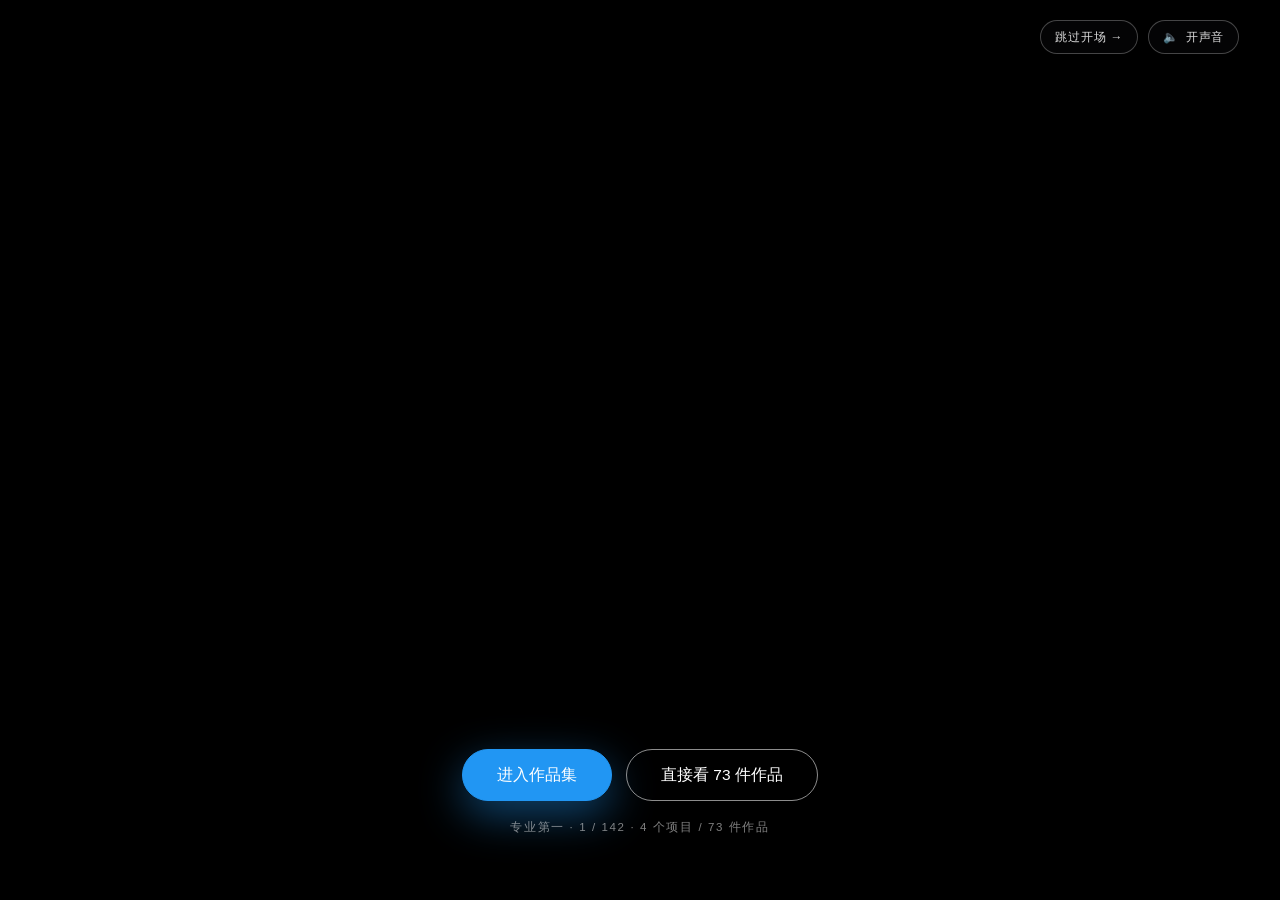
<file: index.html>
<!DOCTYPE html>
<html lang="zh-CN">
<head>
<meta charset="utf-8">
<meta name="viewport" content="width=device-width, initial-scale=1">
<title>王兆晗 · 作品集 2026</title>
<meta name="description" content="王兆晗的作品集：游戏 UI、美术与 AIGC。2027 届，虚拟现实技术应用，专业第一。">
<meta name="theme-color" content="#000000">
<link rel="icon" href="data:,">
<link rel="stylesheet" href="assets/dark.css">
<style>
  html,body{height:100%;overflow:hidden;background:#000}
  .cover{position:relative;height:100vh;min-height:520px;overflow:hidden;background:#000}
  .cover video,.cover .poster{
    position:absolute;inset:0;width:100%;height:100%;object-fit:cover;
    filter:saturate(1) brightness(.96);
  }
  .cover .poster{display:none}
  .cover::after{
    content:"";position:absolute;inset:0;pointer-events:none;
    background:
      radial-gradient(46% 34% at 0% 0%,rgba(0,0,0,.86) 0%,rgba(0,0,0,0) 72%),
      radial-gradient(46% 34% at 100% 0%,rgba(0,0,0,.86) 0%,rgba(0,0,0,0) 72%),
      radial-gradient(40% 26% at 0% 100%,rgba(0,0,0,.8) 0%,rgba(0,0,0,0) 72%),
      radial-gradient(40% 26% at 100% 100%,rgba(0,0,0,.8) 0%,rgba(0,0,0,0) 72%),
      linear-gradient(180deg,rgba(0,0,0,.34) 0%,rgba(0,0,0,.02) 30%,rgba(0,0,0,.08) 60%,rgba(0,0,0,.86) 100%);
  }
  .cover-ui{position:absolute;top:20px;right:var(--pad);z-index:6;display:flex;gap:10px}
  .ui-pill{
    display:inline-flex;align-items:center;gap:7px;
    height:34px;padding:0 14px;border-radius:999px;
    border:1px solid rgba(255,255,255,.26);background:rgba(8,8,10,.55);
    color:rgba(255,255,255,.86);font:inherit;font-size:12px;letter-spacing:.06em;
    cursor:pointer;text-decoration:none;backdrop-filter:blur(10px);transition:.2s;
  }
  .ui-pill:hover{background:#fff;color:#000;border-color:#fff}
  .ui-pill.is-on{background:rgba(33,150,243,.92);border-color:transparent;color:#fff}
  .cover-bottom{
    position:absolute;left:0;right:0;bottom:0;z-index:5;
    display:flex;flex-direction:column;align-items:center;gap:16px;
    padding:0 var(--pad) clamp(40px,7vh,74px);
  }
  .cover-actions{display:flex;gap:14px;flex-wrap:wrap;justify-content:center}
  .cover-actions .btn{height:52px;padding:0 34px;font-size:15.5px}
  .cover-actions .btn--solid{box-shadow:0 14px 44px rgba(33,150,243,.45)}
  .cover-hint{font-size:11.5px;letter-spacing:.14em;color:rgba(255,255,255,.5)}
  @media (max-width:760px){
    .cover video{display:none}
    .cover .poster{display:block}
    .cover-actions .btn{height:46px;padding:0 20px;font-size:14px}
    .cover-ui{display:none}
  }
  @media (prefers-reduced-motion:reduce){
    .cover video{display:none}
    .cover .poster{display:block}
    .cover-ui{display:none}
  }
</style>
</head>
<body>
<div class="cover">
  <video id="hero" src="assets/video/cover.mp4" poster="assets/video/cover-poster.jpg"
         autoplay muted loop playsinline preload="auto" aria-label="作品集开场动画"></video>
  <img class="poster" src="assets/video/cover-poster.jpg" alt="作品集封面">
  <audio id="bgm" src="assets/video/cover.mp3" loop preload="none"></audio>

  <div class="cover-ui">
    <a class="ui-pill" href="portfolio.html">跳过开场 →</a>
    <button class="ui-pill" id="soundBtn" type="button" aria-pressed="false">
      <span id="soundIcon">🔈</span><span id="soundTxt">开声音</span>
    </button>
  </div>

  <div class="cover-bottom">
    <div class="cover-actions">
      <a class="btn btn--solid" href="portfolio.html">进入作品集</a>
      <a class="btn" href="works.html">直接看 73 件作品</a>
    </div>
    <p class="cover-hint">专业第一 · 1 / 142 · 4 个项目 / 73 件作品</p>
  </div>
</div>

<script src="assets/cursor.js" defer></script>
<script>
(function () {
  var v = document.getElementById('hero');
  var a = document.getElementById('bgm');
  var btn = document.getElementById('soundBtn');
  var icon = document.getElementById('soundIcon');
  var txt = document.getElementById('soundTxt');
  var on = false;

  if (v) {
    var p = v.play();
    if (p && p.catch) p.catch(function () { v.style.display = 'none'; });
  }

  function sync() {
    // 让音乐与画面处在同一时间点
    try {
      if (a && v && isFinite(v.currentTime)) a.currentTime = v.currentTime % (a.duration || 1);
    } catch (e) {}
  }

  if (btn && a) {
    btn.addEventListener('click', function () {
      if (!on) {
        sync();
        a.play().catch(function () {});
        on = true;
        btn.classList.add('is-on');
        btn.setAttribute('aria-pressed', 'true');
        icon.textContent = '🔊';
        txt.textContent = '静音';
      } else {
        a.pause();
        on = false;
        btn.classList.remove('is-on');
        btn.setAttribute('aria-pressed', 'false');
        icon.textContent = '🔈';
        txt.textContent = '开声音';
      }
    });
  }

  // 视频循环时把音乐拉回同一时间点
  if (v) v.addEventListener('seeked', function () { if (on) sync(); });
})();
</script>
<script src="assets/spotlight.js" defer></script>
</body>
</html>
</file>
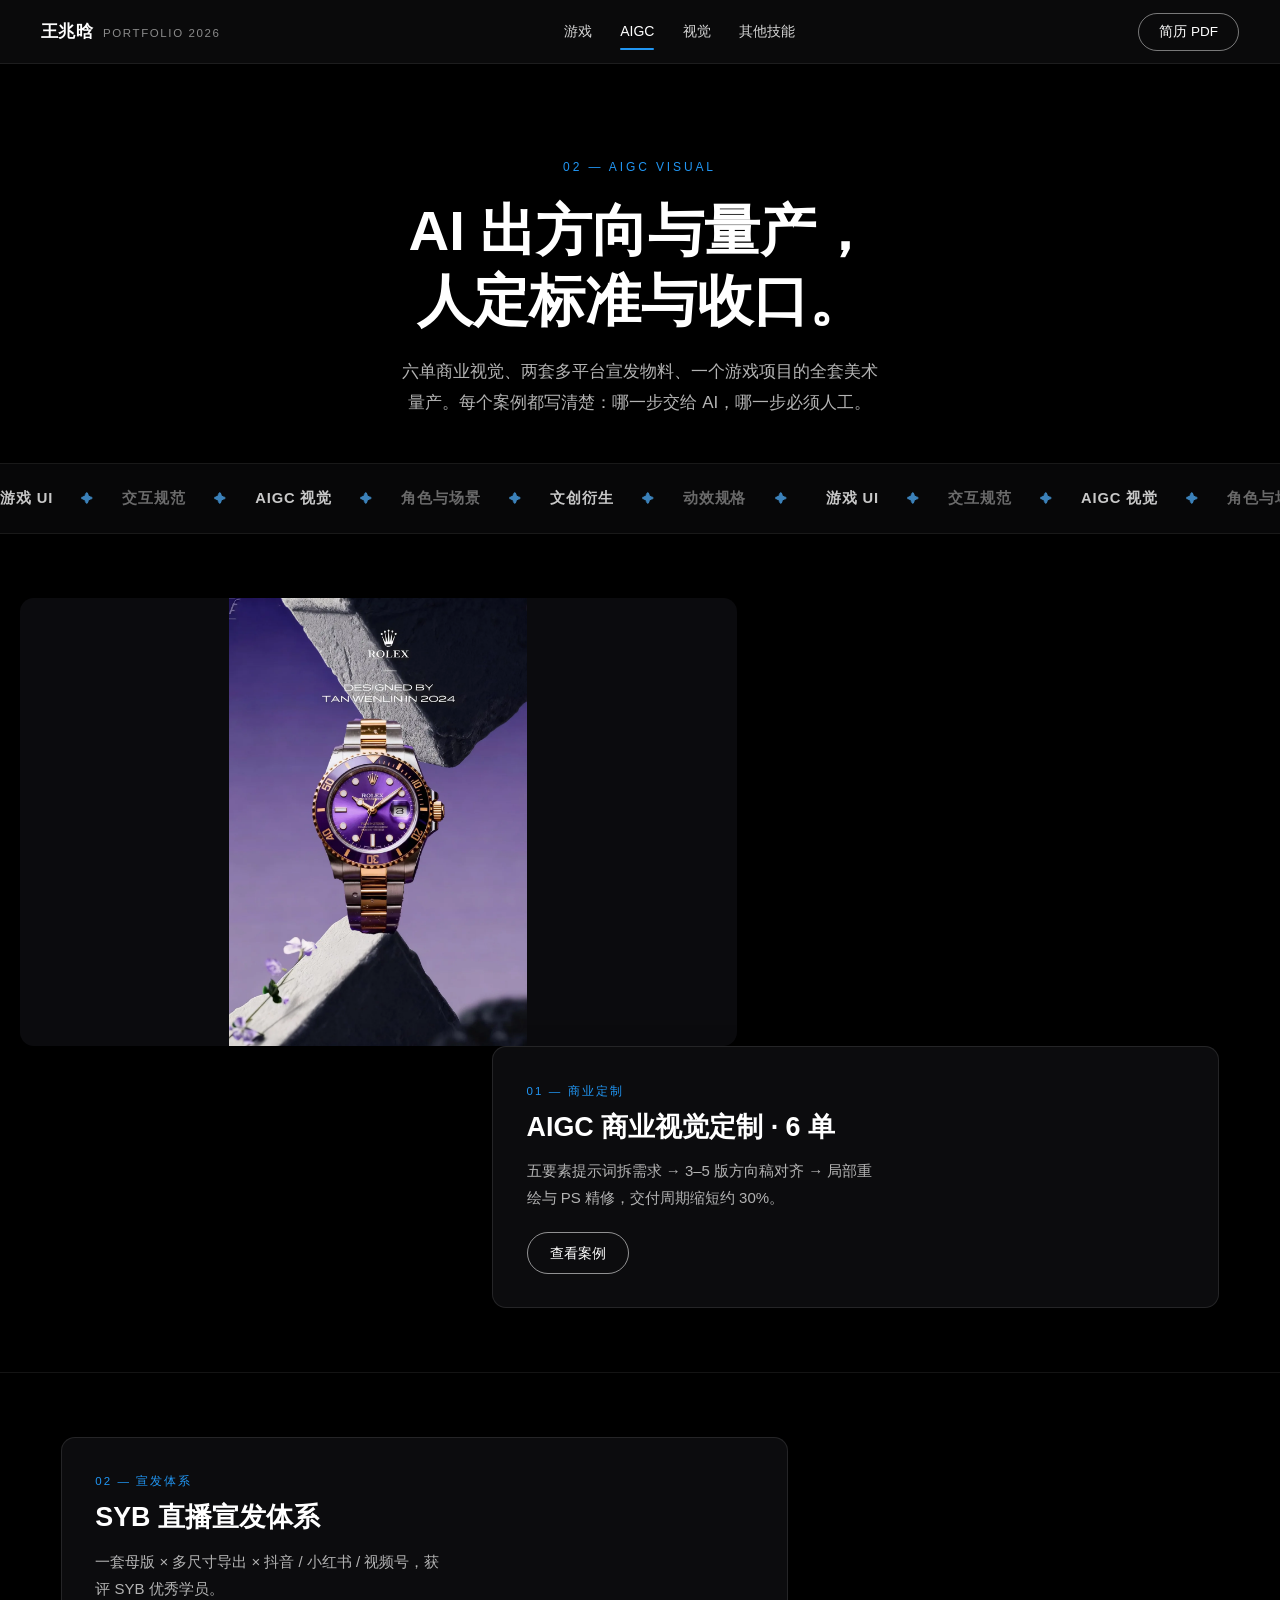
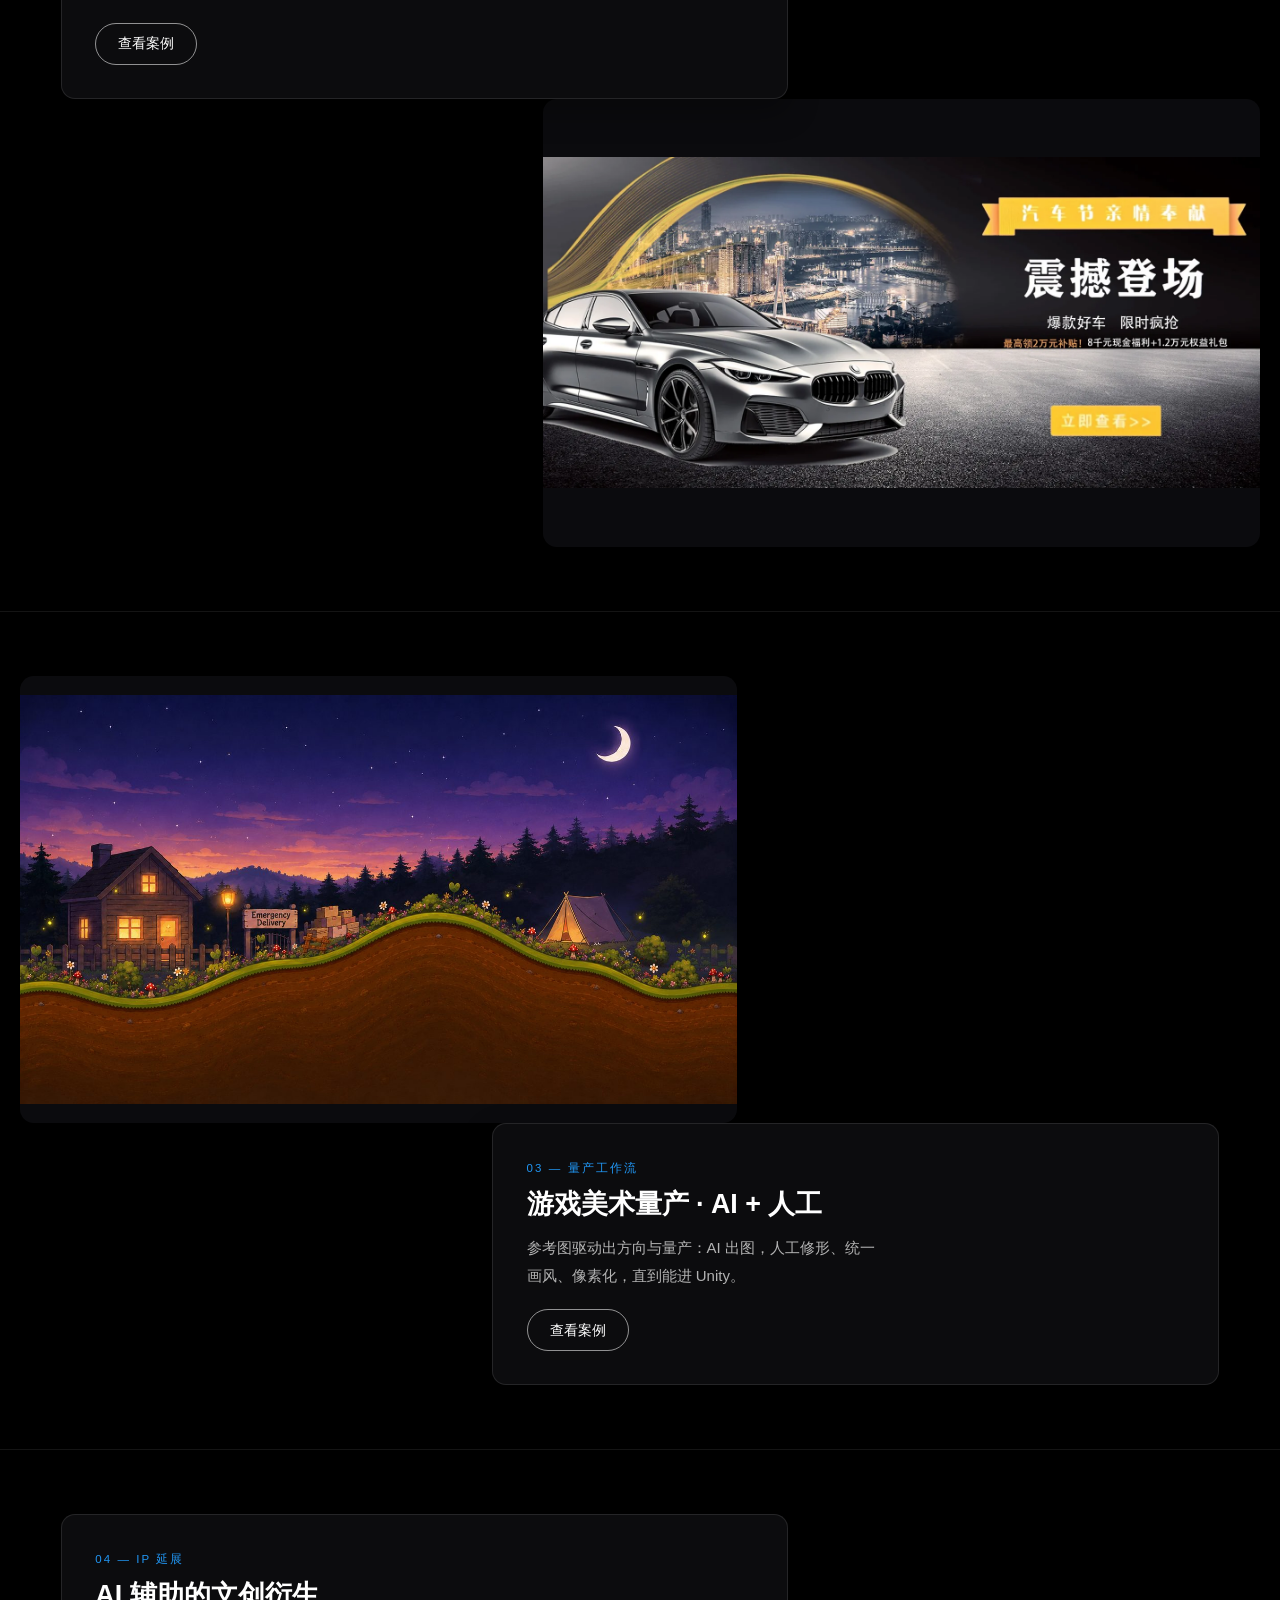
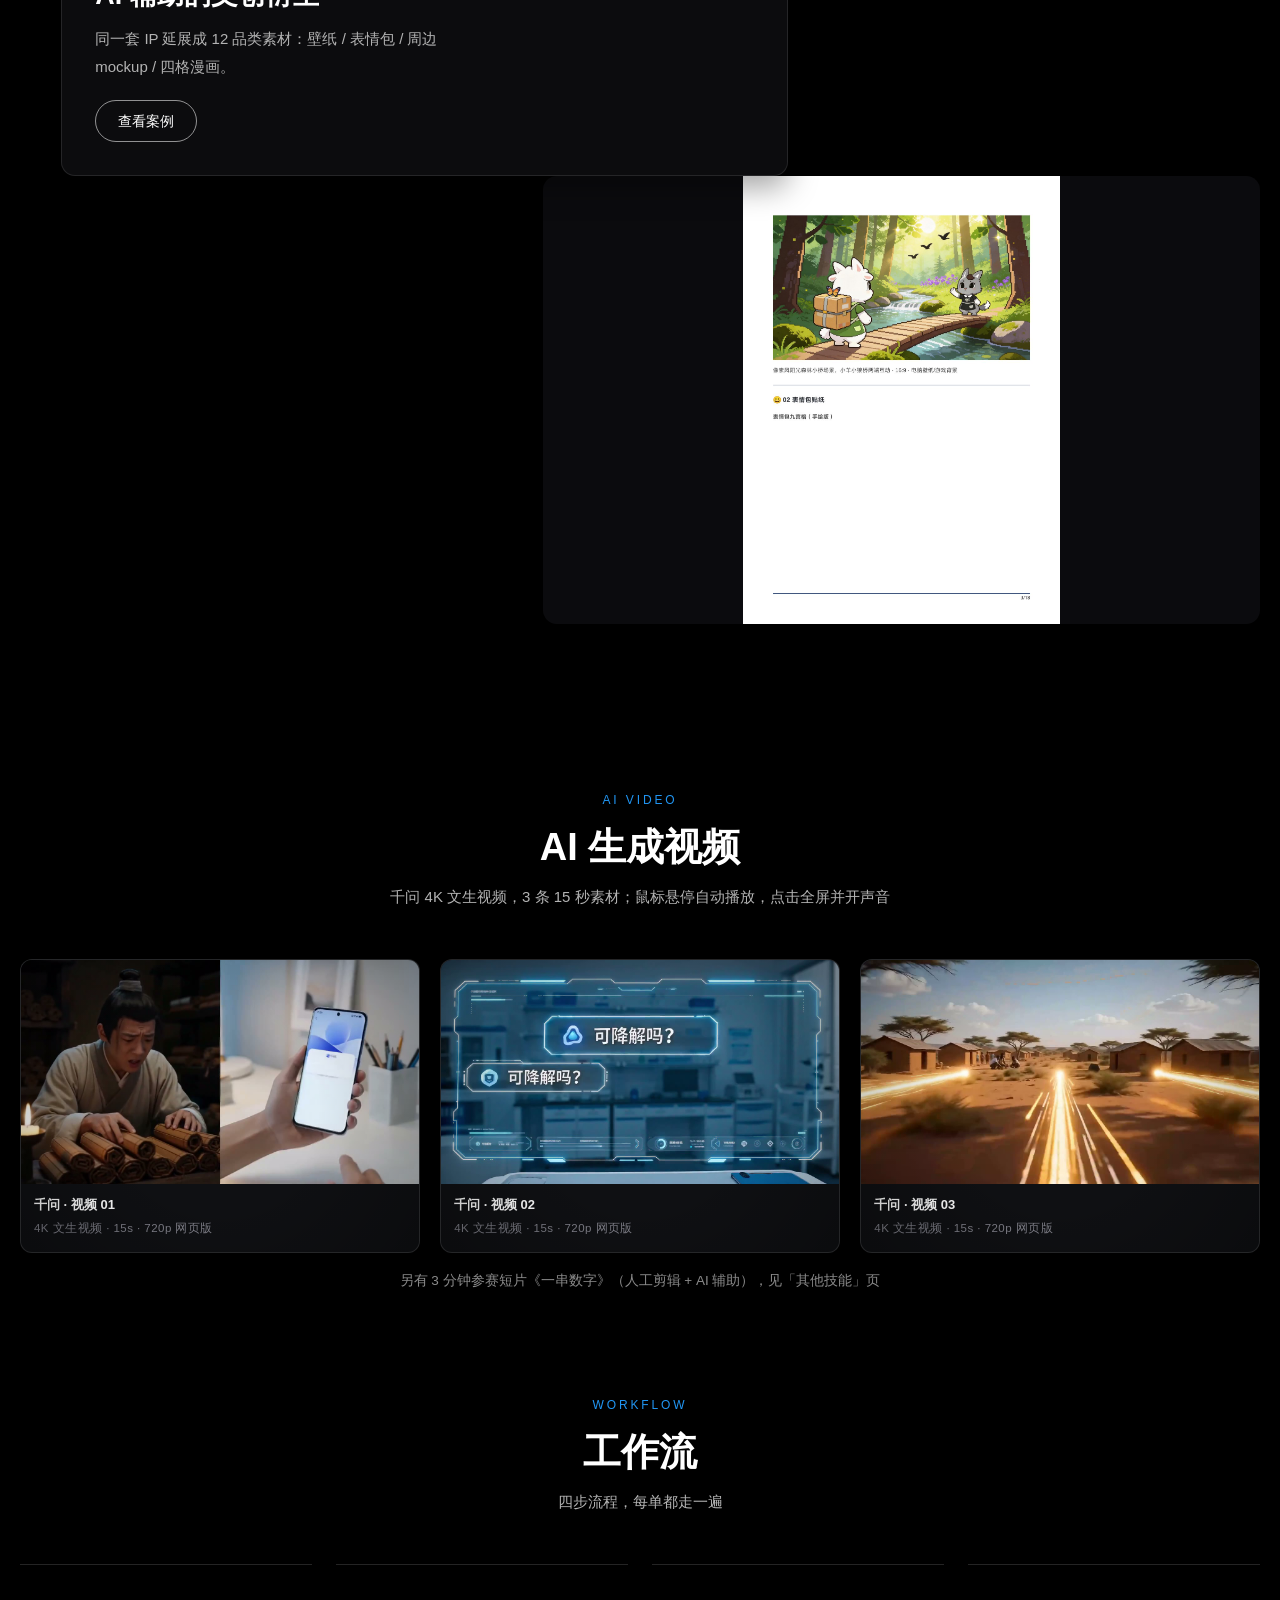
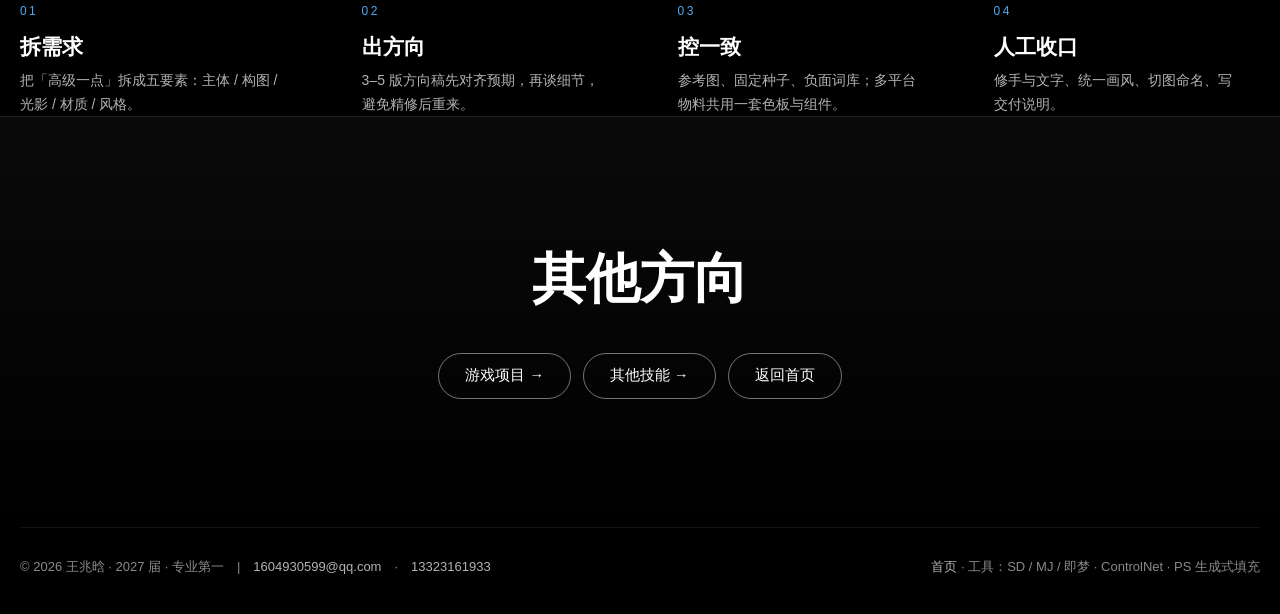
<file: ai.html>
<!DOCTYPE html>
<html lang="zh-CN">
<head>
<meta charset="utf-8">
<meta name="viewport" content="width=device-width, initial-scale=1">
<title>AIGC 内容创作 | 王兆晗</title>
<meta name="description" content="AIGC 视觉：六单商业定制、SYB 多平台宣发体系、以及一个 Unity 游戏项目的 AI 出图 + 人工后期量产流程。">
<meta name="theme-color" content="#0d0d0f">
<link rel="icon" href="data:,">
<link rel="stylesheet" href="assets/dark.css">
<link rel="stylesheet" href="assets/motion.css">
<link rel="stylesheet" href="assets/editorial.css">
</head>
<body>
<a class="skip" href="#grid">跳到作品</a>

<header class="top" id="top">
  <a class="top-name" href="index.html">王兆晗<span>PORTFOLIO 2026</span></a>
  <nav class="top-nav">
    <a href="game.html">游戏</a>
    <a href="ai.html" aria-current="page">AIGC</a>
    <a href="works.html">视觉</a>
    <a href="bonus.html">其他技能</a>
  </nav>
  <a class="top-cta" href="assets/docs/王兆晗-简历-游戏美术UI.pdf" target="_blank" rel="noopener">简历 PDF</a>
</header>

<main>

  <section class="page-head wrap">
    <p class="k">02 — AIGC VISUAL</p>
    <h1>AI 出方向与量产，<br>人定标准与收口。</h1>
    <p>六单商业视觉、两套多平台宣发物料、一个游戏项目的全套美术量产。每个案例都写清楚：哪一步交给 AI，哪一步必须人工。</p>
  </section>

  <div class="marquee" aria-hidden="true">
    <div class="marquee-track">
      <span class="marquee-item"><b>游戏 UI</b><i>✦</i>交互规范<i>✦</i><b>AIGC 视觉</b><i>✦</i>角色与场景<i>✦</i><b>文创衍生</b><i>✦</i>动效规格<i>✦</i></span>
      <span class="marquee-item"><b>游戏 UI</b><i>✦</i>交互规范<i>✦</i><b>AIGC 视觉</b><i>✦</i>角色与场景<i>✦</i><b>文创衍生</b><i>✦</i>动效规格<i>✦</i></span>
    </div>
  </div>

  <section class="features" id="grid">
    <article class="feat feat--a">
      <div class="feat-grid">
      <a class="feat-media" href="work.html?p=aigc-orders"><img src="assets/img/rolex-jimeng.webp" alt="AIGC 商业视觉"></a>
      <div class="feat-txt">
        <span class="k">01 — 商业定制</span>
        <h2>AIGC 商业视觉定制 · 6 单</h2>
        <p>五要素提示词拆需求 → 3–5 版方向稿对齐 → 局部重绘与 PS 精修，交付周期缩短约 30%。</p>
        <a class="btn" href="work.html?p=aigc-orders">查看案例</a>
      </div>
      </div>
    </article>

    <article class="feat feat--b">
      <div class="feat-grid">
      <div class="feat-txt">
        <span class="k">02 — 宣发体系</span>
        <h2>SYB 直播宣发体系</h2>
        <p>一套母版 × 多尺寸导出 × 抖音 / 小红书 / 视频号，获评 SYB 优秀学员。</p>
        <a class="btn" href="work.html?p=aigc-syb">查看案例</a>
      </div>
      <a class="feat-media" href="work.html?p=aigc-syb"><img src="assets/img/car-festival.webp" alt="SYB 宣发物料"></a>
      </div>
    </article>

    <article class="feat feat--a">
      <div class="feat-grid">
      <a class="feat-media" href="work.html?p=sheep-wolf&from=ai"><img src="assets/img/sw_stage3.jpg" alt="游戏美术量产"></a>
      <div class="feat-txt">
        <span class="k">03 — 量产工作流</span>
        <h2>游戏美术量产 · AI + 人工</h2>
        <p>参考图驱动出方向与量产：AI 出图，人工修形、统一画风、像素化，直到能进 Unity。</p>
        <a class="btn" href="work.html?p=sheep-wolf&from=ai">查看案例</a>
      </div>
      </div>
    </article>

    <article class="feat feat--b">
      <div class="feat-grid">
      <div class="feat-txt">
        <span class="k">04 — IP 延展</span>
        <h2>AI 辅助的文创衍生</h2>
        <p>同一套 IP 延展成 12 品类素材：壁纸 / 表情包 / 周边 mockup / 四格漫画。</p>
        <a class="btn" href="work.html?p=sheep-wolf&from=ai">查看案例</a>
      </div>
      <a class="feat-media" href="work.html?p=sheep-wolf&from=ai"><img src="assets/img/sw_wenchuang2.jpg" alt="文创衍生"></a>
      </div>
    </article>
  </section>


  <section class="sec wrap" id="video">
    <div class="sec-head">
      <span class="en">AI VIDEO</span>
      <h2>AI 生成视频</h2>
      <p>千问 4K 文生视频，3 条 15 秒素材；鼠标悬停自动播放，点击全屏并开声音</p>
    </div>
    <div class="vids">
      <figure class="vid vid-play">
        <video src="assets/video/qwen1.mp4" poster="assets/video/qwen1.jpg" playsinline muted loop preload="none"></video>
        <figcaption><b>千问 · 视频 01</b><i>4K 文生视频 · 15s · 720p 网页版</i></figcaption>
      </figure>
      <figure class="vid vid-play">
        <video src="assets/video/qwen2.mp4" poster="assets/video/qwen2.jpg" playsinline muted loop preload="none"></video>
        <figcaption><b>千问 · 视频 02</b><i>4K 文生视频 · 15s · 720p 网页版</i></figcaption>
      </figure>
      <figure class="vid vid-play">
        <video src="assets/video/qwen3.mp4" poster="assets/video/qwen3.jpg" playsinline muted loop preload="none"></video>
        <figcaption><b>千问 · 视频 03</b><i>4K 文生视频 · 15s · 720p 网页版</i></figcaption>
      </figure>
    </div>
    <p class="vid-note">另有 3 分钟参赛短片《一串数字》（人工剪辑 + AI 辅助），见「其他技能」页</p>
  </section>

  <section class="sec wrap">
    <div class="sec-head">
      <span class="en">WORKFLOW</span>
      <h2>工作流</h2>
      <p>四步流程，每单都走一遍</p>
    </div>
    <div class="paths paths--plain">
      <div style="padding-left:0">
        <p class="k">01</p>
        <h3>拆需求</h3>
        <p style="margin-top:8px">把「高级一点」拆成五要素：主体 / 构图 / 光影 / 材质 / 风格。</p>
      </div>
      <div>
        <p class="k">02</p>
        <h3>出方向</h3>
        <p style="margin-top:8px">3–5 版方向稿先对齐预期，再谈细节，避免精修后重来。</p>
      </div>
      <div>
        <p class="k">03</p>
        <h3>控一致</h3>
        <p style="margin-top:8px">参考图、固定种子、负面词库；多平台物料共用一套色板与组件。</p>
      </div>
      <div>
        <p class="k">04</p>
        <h3>人工收口</h3>
        <p style="margin-top:8px">修手与文字、统一画风、切图命名、写交付说明。</p>
      </div>
    </div>
  </section>

  <section class="cta">
    <h2 id="more">其他方向</h2>
    <p class="cta-links">
      <a href="game.html">游戏项目 →</a>
      <a href="bonus.html">其他技能 →</a>
      <a href="index.html">返回首页</a>
    </p>
  </section>

</main>

<footer class="foot wrap">
  <div class="foot-inner">
    <p>© 2026 王兆晗 · 2027 届 · 专业第一　|　<a href="mailto:1604930599@qq.com">1604930599@qq.com</a>　·　<a href="tel:13323161933">13323161933</a></p>
    <p><a href="portfolio.html">首页</a> · 工具：SD / MJ / 即梦 · ControlNet · PS 生成式填充</p>
  </div>
</footer>

<script>
(function () {
  var top = document.getElementById('top');
  var fn = function () { top.classList.toggle('is-solid', window.scrollY > 40); };
  window.addEventListener('scroll', fn, { passive: true });
  fn();
})();
</script>
<script src="assets/motion.js" defer></script>
<script src="assets/crackers.js" defer></script>
<script src="assets/cursor.js" defer></script>
<script src="assets/spotlight.js" defer></script>
<script src="assets/videos.js" defer></script>
</body>
</html>
</file>
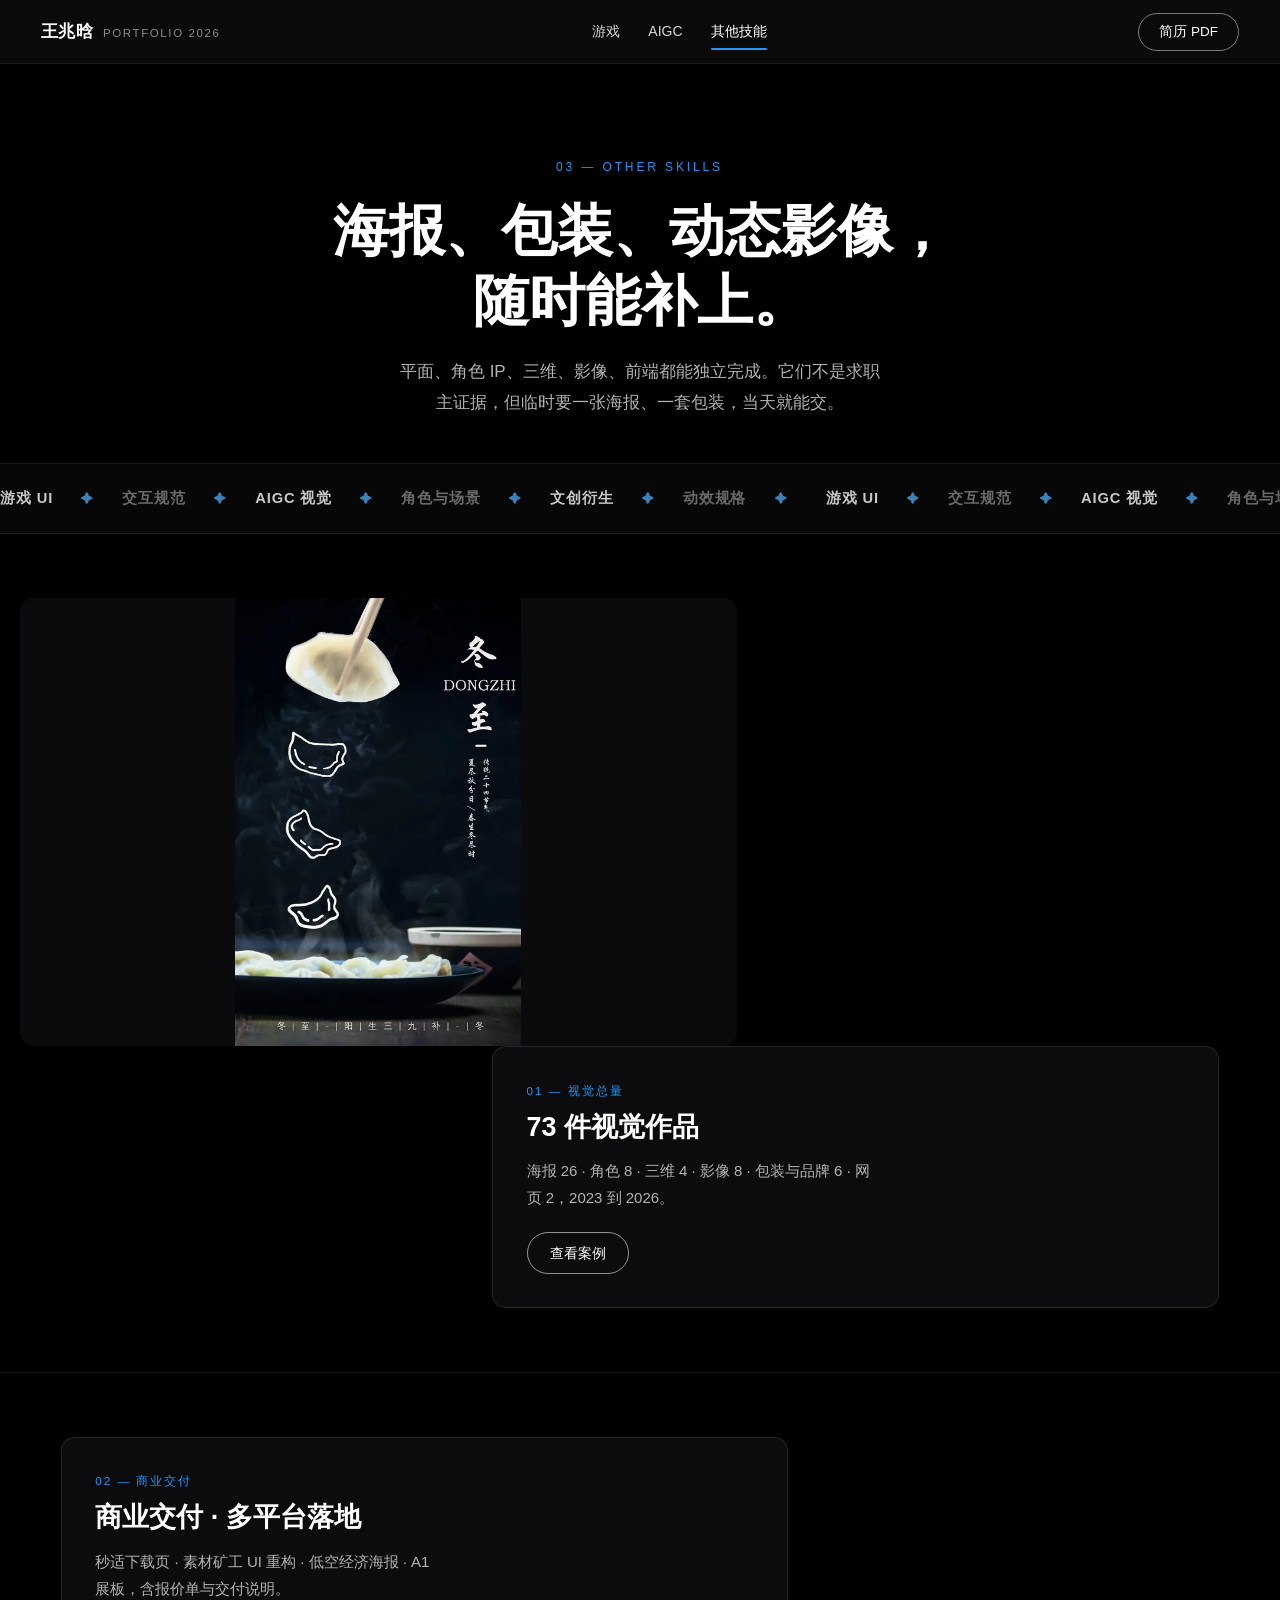
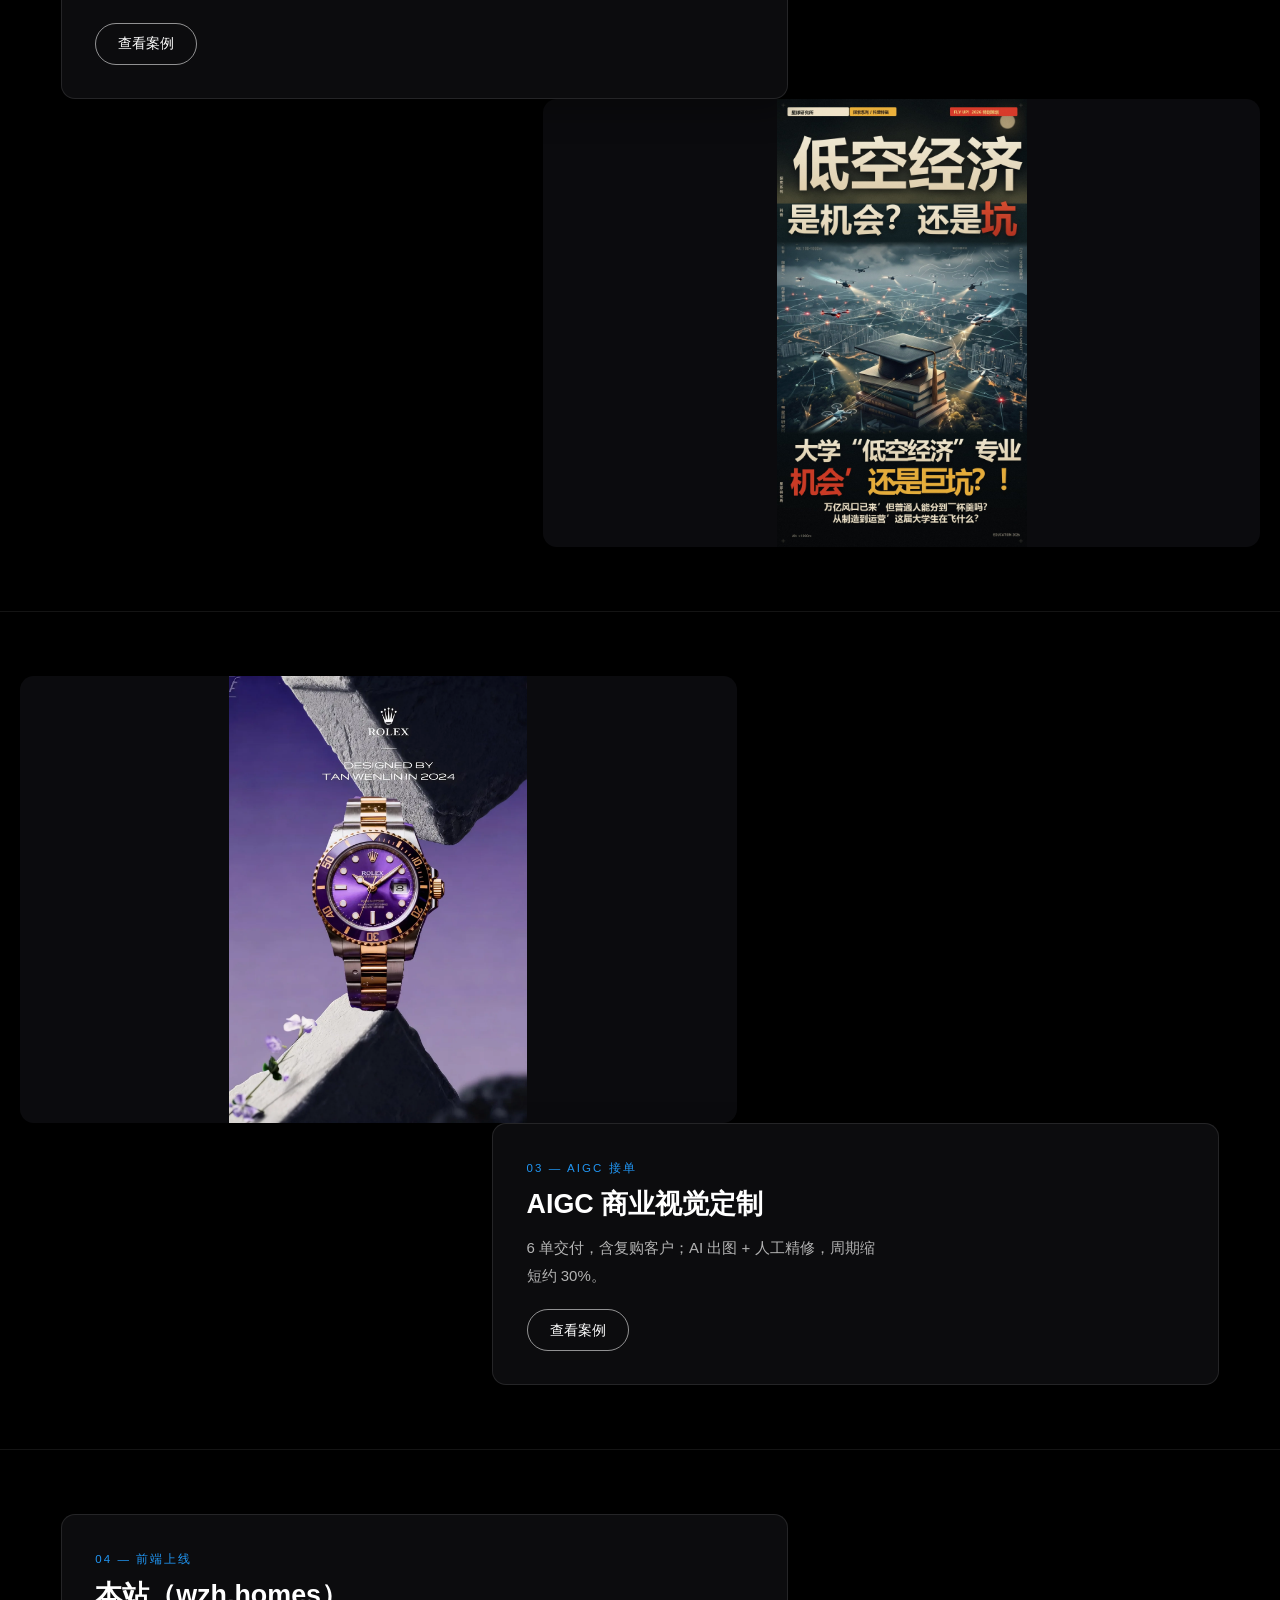
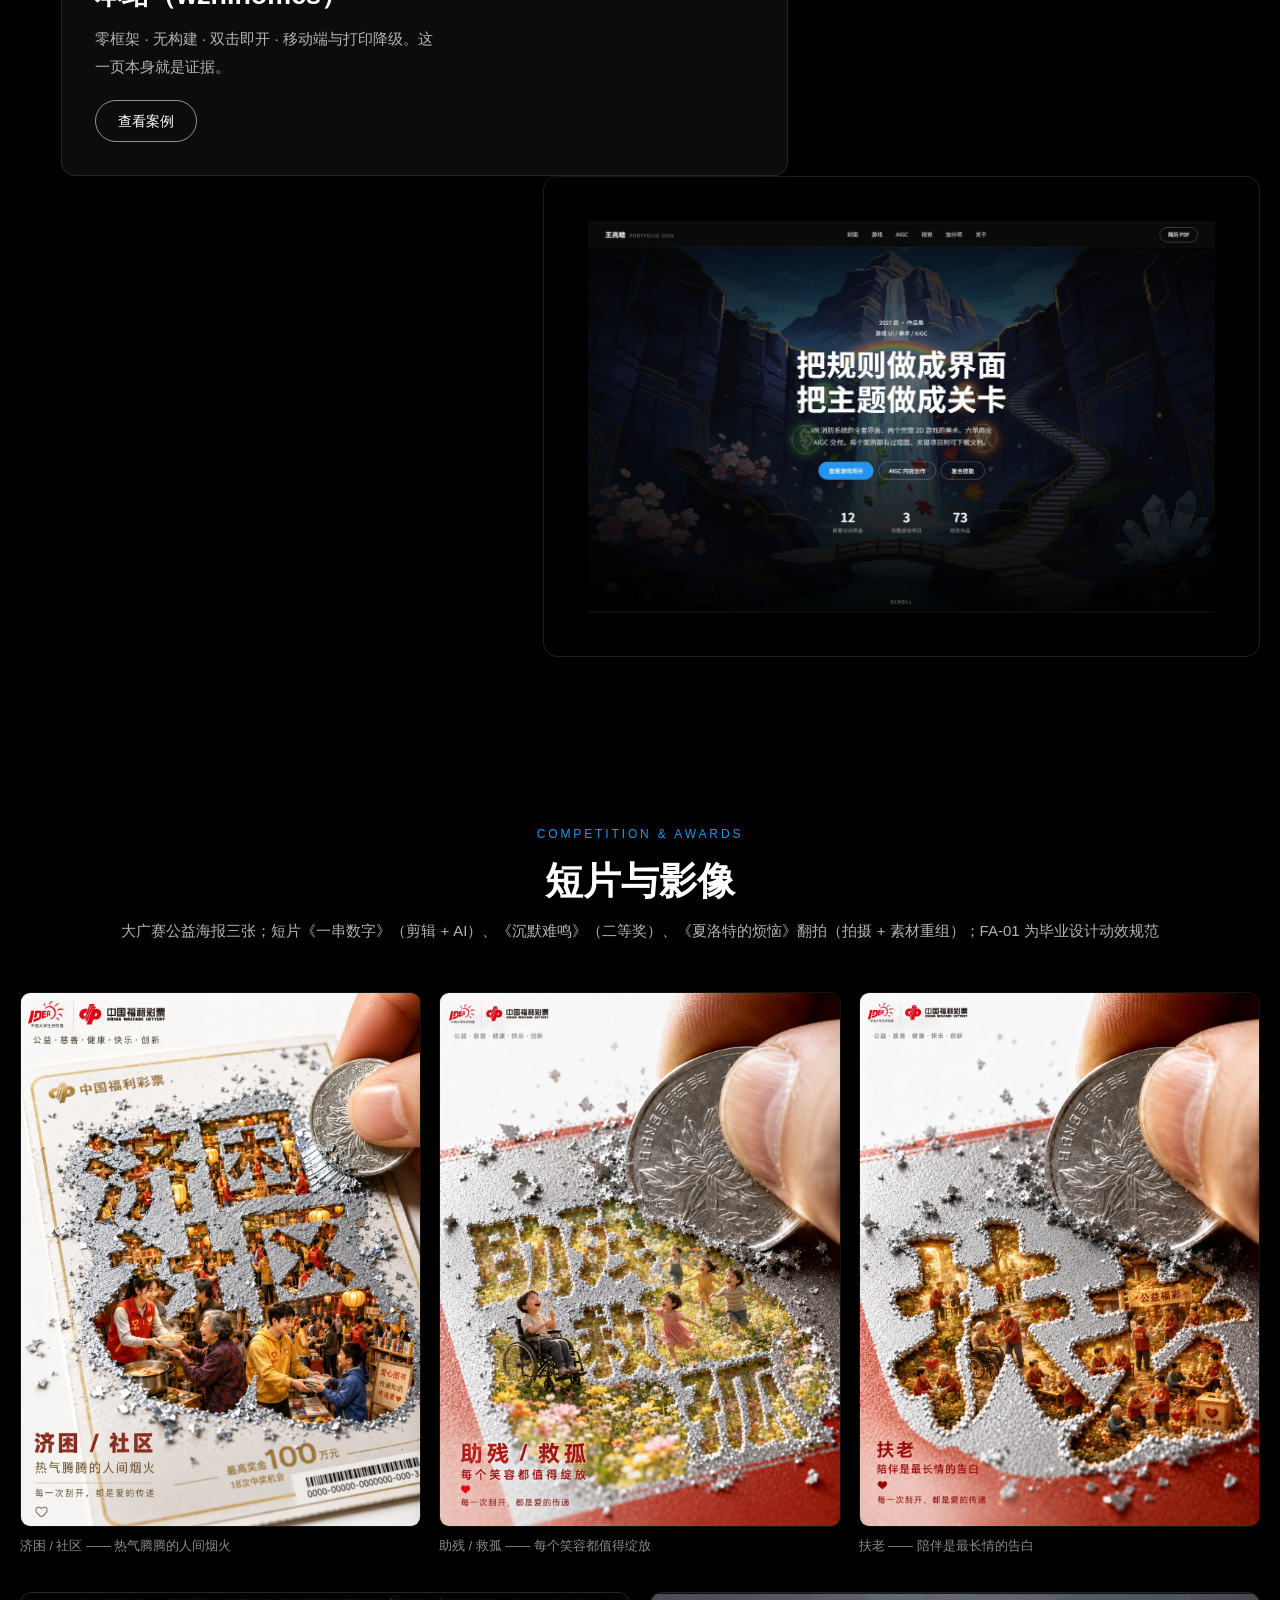
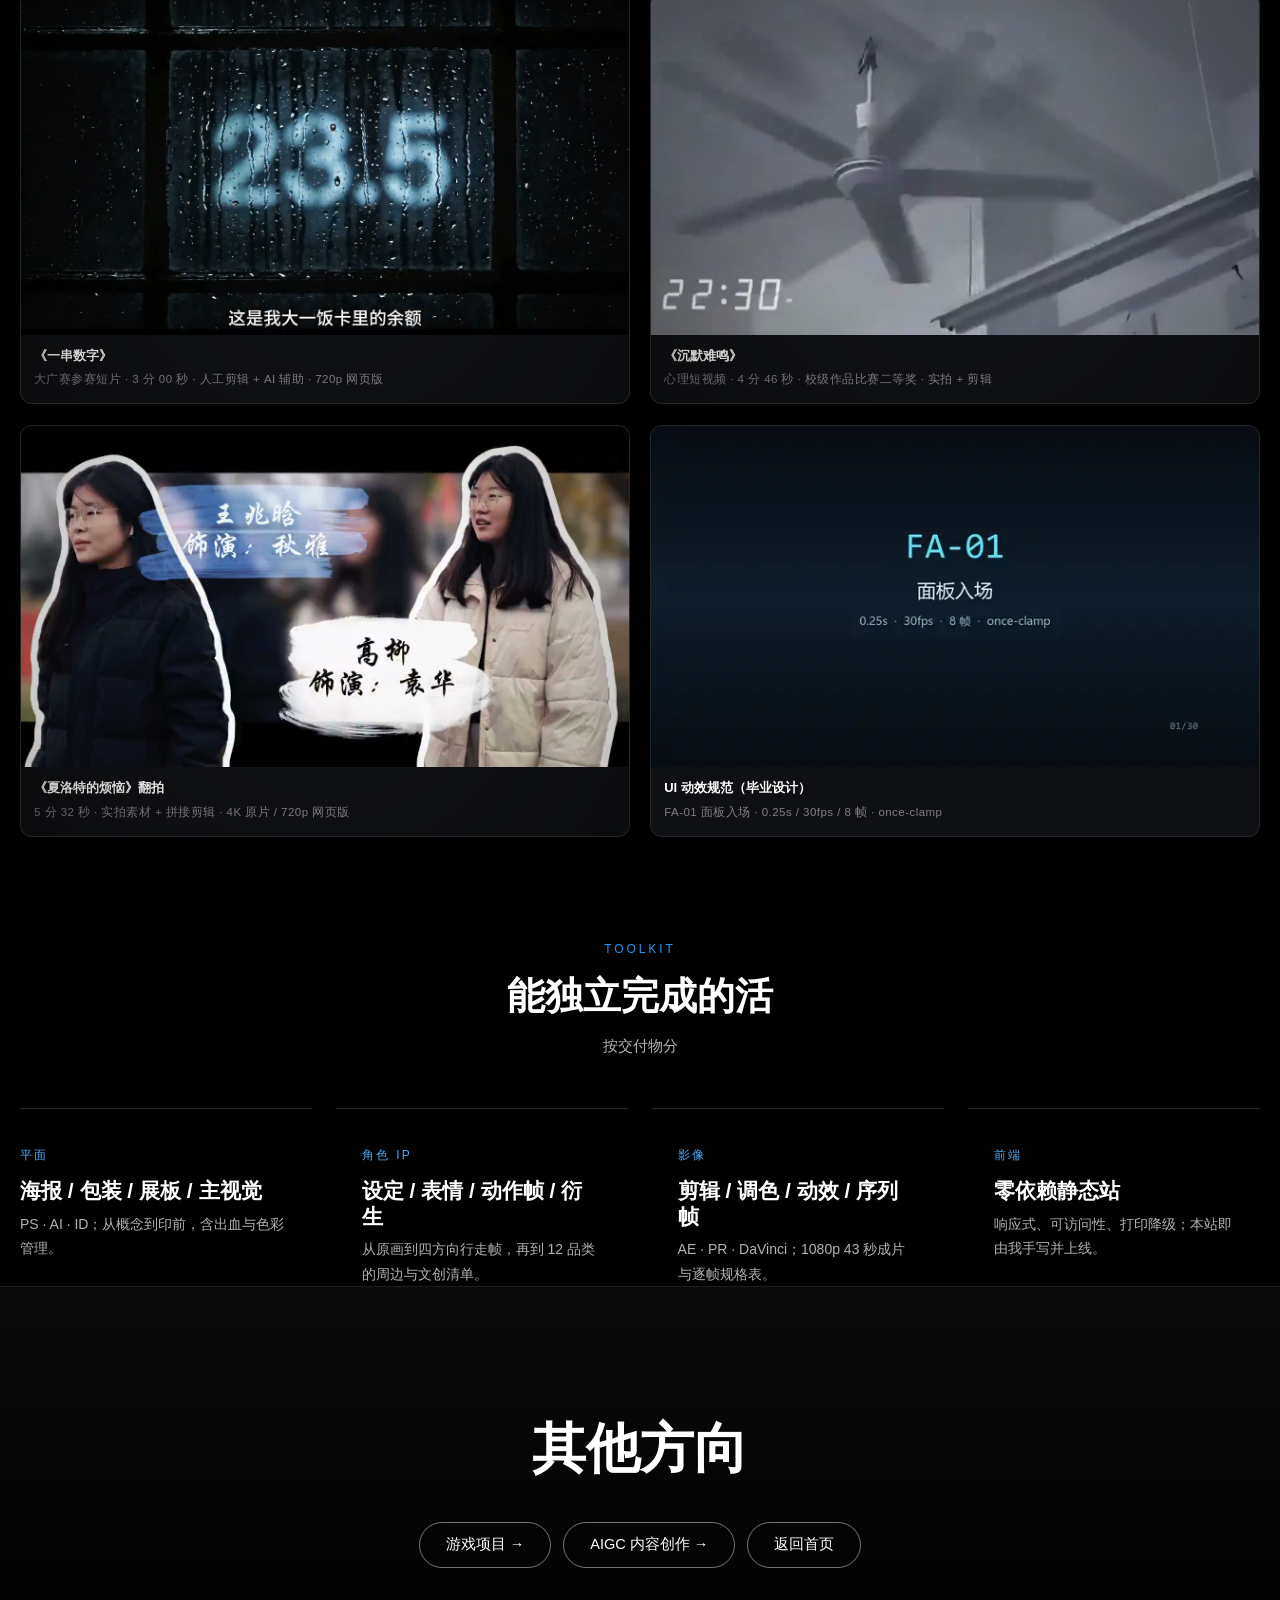
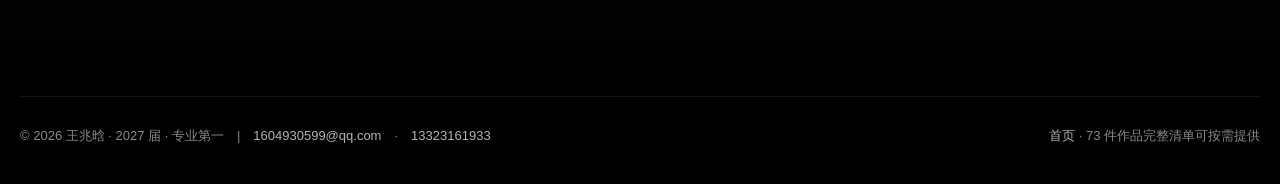
<file: bonus.html>
<!DOCTYPE html>
<html lang="zh-CN">
<head>
<meta charset="utf-8">
<meta name="viewport" content="width=device-width, initial-scale=1">
<title>其他技能 | 王兆晗</title>
<meta name="description" content="视觉执行、商业交付与前端上线：73 件视觉作品、多平台商业交付、以及本站本身作为零依赖前端的证据。">
<meta name="theme-color" content="#0d0d0f">
<link rel="icon" href="data:,">
<link rel="stylesheet" href="assets/dark.css">
<link rel="stylesheet" href="assets/motion.css">
<link rel="stylesheet" href="assets/editorial.css">
</head>
<body>
<a class="skip" href="#grid">跳到作品</a>

<header class="top" id="top">
  <a class="top-name" href="index.html">王兆晗<span>PORTFOLIO 2026</span></a>
  <nav class="top-nav">
    <a href="game.html">游戏</a>
    <a href="ai.html">AIGC</a>
    <a href="bonus.html" aria-current="page">其他技能</a>
  </nav>
  <a class="top-cta" href="assets/docs/王兆晗-简历-游戏美术UI.pdf" target="_blank" rel="noopener">简历 PDF</a>
</header>

<main>

  <section class="page-head wrap">
    <p class="k">03 — OTHER SKILLS</p>
    <h1>海报、包装、动态影像，<br>随时能补上。</h1>
    <p>平面、角色 IP、三维、影像、前端都能独立完成。它们不是求职主证据，但临时要一张海报、一套包装，当天就能交。</p>
  </section>

  <div class="marquee" aria-hidden="true">
    <div class="marquee-track">
      <span class="marquee-item"><b>游戏 UI</b><i>✦</i>交互规范<i>✦</i><b>AIGC 视觉</b><i>✦</i>角色与场景<i>✦</i><b>文创衍生</b><i>✦</i>动效规格<i>✦</i></span>
      <span class="marquee-item"><b>游戏 UI</b><i>✦</i>交互规范<i>✦</i><b>AIGC 视觉</b><i>✦</i>角色与场景<i>✦</i><b>文创衍生</b><i>✦</i>动效规格<i>✦</i></span>
    </div>
  </div>

  <section class="features" id="grid">
    <article class="feat feat--a">
      <div class="feat-grid">
      <a class="feat-media" href="works.html"><img src="assets/img/dongzhi-final.webp" alt="73 件视觉作品"></a>
      <div class="feat-txt">
        <span class="k">01 — 视觉总量</span>
        <h2>73 件视觉作品</h2>
        <p>海报 26 · 角色 8 · 三维 4 · 影像 8 · 包装与品牌 6 · 网页 2，2023 到 2026。</p>
        <a class="btn" href="works.html">查看案例</a>
      </div>
      </div>
    </article>

    <article class="feat feat--b">
      <div class="feat-grid">
      <div class="feat-txt">
        <span class="k">02 — 商业交付</span>
        <h2>商业交付 · 多平台落地</h2>
        <p>秒适下载页 · 素材矿工 UI 重构 · 低空经济海报 · A1 展板，含报价单与交付说明。</p>
        <a class="btn" href="work.html?p=biz-delivery">查看案例</a>
      </div>
      <a class="feat-media" href="work.html?p=biz-delivery"><img src="assets/img/biz_lowaltitude.jpg" alt="商业交付"></a>
      </div>
    </article>

    <article class="feat feat--a">
      <div class="feat-grid">
      <a class="feat-media" href="work.html?p=aigc-orders"><img src="assets/img/rolex-jimeng.webp" alt="AIGC 商业视觉"></a>
      <div class="feat-txt">
        <span class="k">03 — AIGC 接单</span>
        <h2>AIGC 商业视觉定制</h2>
        <p>6 单交付，含复购客户；AI 出图 + 人工精修，周期缩短约 30%。</p>
        <a class="btn" href="work.html?p=aigc-orders">查看案例</a>
      </div>
      </div>
    </article>

    <article class="feat feat--b feat--typo">
      <div class="feat-grid">
      <div class="feat-txt">
        <span class="k">04 — 前端上线</span>
        <h2>本站（wzh.homes）</h2>
        <p>零框架 · 无构建 · 双击即开 · 移动端与打印降级。这一页本身就是证据。</p>
        <a class="btn" href="work.html?p=site">查看案例</a>
      </div>
      <a class="feat-media" href="work.html?p=site" style="min-height:clamp(220px,26vw,360px)"><img src="assets/img/site-cover.jpg" alt="本站首页截图" style="width:100%;height:auto;aspect-ratio:16/10;object-fit:cover;display:block"></a>
      </div>
    </article>
  </section>


  <section class="sec wrap" id="guanggaosai">
    <div class="sec-head">
      <span class="en">COMPETITION &amp; AWARDS</span>
      <h2>短片与影像</h2>
      <p>大广赛公益海报三张；短片《一串数字》（剪辑 + AI）、《沉默难鸣》（二等奖）、《夏洛特的烦恼》翻拍（拍摄 + 素材重组）；FA-01 为毕业设计动效规范</p>
    </div>
    <div class="poster3">
      <figure>
        <img src="assets/img/gpt_caipiao_jikun.jpg" alt="济困 / 社区 公益彩票海报">
        <figcaption>济困 / 社区 —— 热气腾腾的人间烟火</figcaption>
      </figure>
      <figure>
        <img src="assets/img/gpt_caipiao_zhucan.jpg" alt="助残 / 救孤 公益彩票海报">
        <figcaption>助残 / 救孤 —— 每个笑容都值得绽放</figcaption>
      </figure>
      <figure>
        <img src="assets/img/gpt_caipiao_fulao.jpg" alt="扶老 公益彩票海报">
        <figcaption>扶老 —— 陪伴是最长情的告白</figcaption>
      </figure>
    </div>

    <div class="vids vids--two" style="margin-top:clamp(22px,2.8vw,36px)">
      <figure class="vid vid-play">
        <video src="assets/video/yichuanshuzi.mp4" poster="assets/video/yichuanshuzi.jpg" playsinline muted loop preload="none"></video>
        <figcaption><b>《一串数字》</b><i>大广赛参赛短片 · 3 分 00 秒 · 人工剪辑 + AI 辅助 · 720p 网页版</i></figcaption>
      </figure>
      <figure class="vid vid-play">
        <video src="assets/video/chenmo.mp4" poster="assets/video/chenmo.jpg" playsinline muted loop preload="none"></video>
        <figcaption><b>《沉默难鸣》</b><i>心理短视频 · 4 分 46 秒 · 校级作品比赛二等奖 · 实拍 + 剪辑</i></figcaption>
      </figure>
      <figure class="vid vid-play">
        <video src="assets/video/charlotte.mp4" poster="assets/video/charlotte.jpg" playsinline muted loop preload="none"></video>
        <figcaption><b>《夏洛特的烦恼》翻拍</b><i>5 分 32 秒 · 实拍素材 + 拼接剪辑 · 4K 原片 / 720p 网页版</i></figcaption>
      </figure>
      <figure class="vid">
        <img src="assets/img/ui_motion_fa01.webp" alt="UI 动效规范 FA-01" style="display:block;width:100%;height:auto;border-radius:0">
        <figcaption><b>UI 动效规范（毕业设计）</b><i>FA-01 面板入场 · 0.25s / 30fps / 8 帧 · once-clamp</i></figcaption>
      </figure>
    </div>
  </section>

  <section class="sec wrap">
    <div class="sec-head">
      <span class="en">TOOLKIT</span>
      <h2>能独立完成的活</h2>
      <p>按交付物分</p>
    </div>
    <div class="paths paths--plain">
      <div style="padding-left:0">
        <p class="k">平面</p>
        <h3>海报 / 包装 / 展板 / 主视觉</h3>
        <p style="margin-top:8px">PS · AI · ID；从概念到印前，含出血与色彩管理。</p>
      </div>
      <div>
        <p class="k">角色 IP</p>
        <h3>设定 / 表情 / 动作帧 / 衍生</h3>
        <p style="margin-top:8px">从原画到四方向行走帧，再到 12 品类的周边与文创清单。</p>
      </div>
      <div>
        <p class="k">影像</p>
        <h3>剪辑 / 调色 / 动效 / 序列帧</h3>
        <p style="margin-top:8px">AE · PR · DaVinci；1080p 43 秒成片与逐帧规格表。</p>
      </div>
      <div>
        <p class="k">前端</p>
        <h3>零依赖静态站</h3>
        <p style="margin-top:8px">响应式、可访问性、打印降级；本站即由我手写并上线。</p>
      </div>
    </div>
  </section>

  <section class="cta">
    <h2 id="more">其他方向</h2>
    <p class="cta-links">
      <a href="game.html">游戏项目 →</a>
      <a href="ai.html">AIGC 内容创作 →</a>
      <a href="index.html">返回首页</a>
    </p>
  </section>

</main>

<footer class="foot wrap">
  <div class="foot-inner">
    <p>© 2026 王兆晗 · 2027 届 · 专业第一　|　<a href="mailto:1604930599@qq.com">1604930599@qq.com</a>　·　<a href="tel:13323161933">13323161933</a></p>
    <p><a href="portfolio.html">首页</a> · 73 件作品完整清单可按需提供</p>
  </div>
</footer>

<script>
(function () {
  var top = document.getElementById('top');
  var fn = function () { top.classList.toggle('is-solid', window.scrollY > 40); };
  window.addEventListener('scroll', fn, { passive: true });
  fn();
})();
</script>
<script src="assets/motion.js" defer></script>
<script src="assets/crackers.js" defer></script>
<script src="assets/cursor.js" defer></script>
<script src="assets/spotlight.js" defer></script>
<script src="assets/videos.js" defer></script>
</body>
</html>
</file>
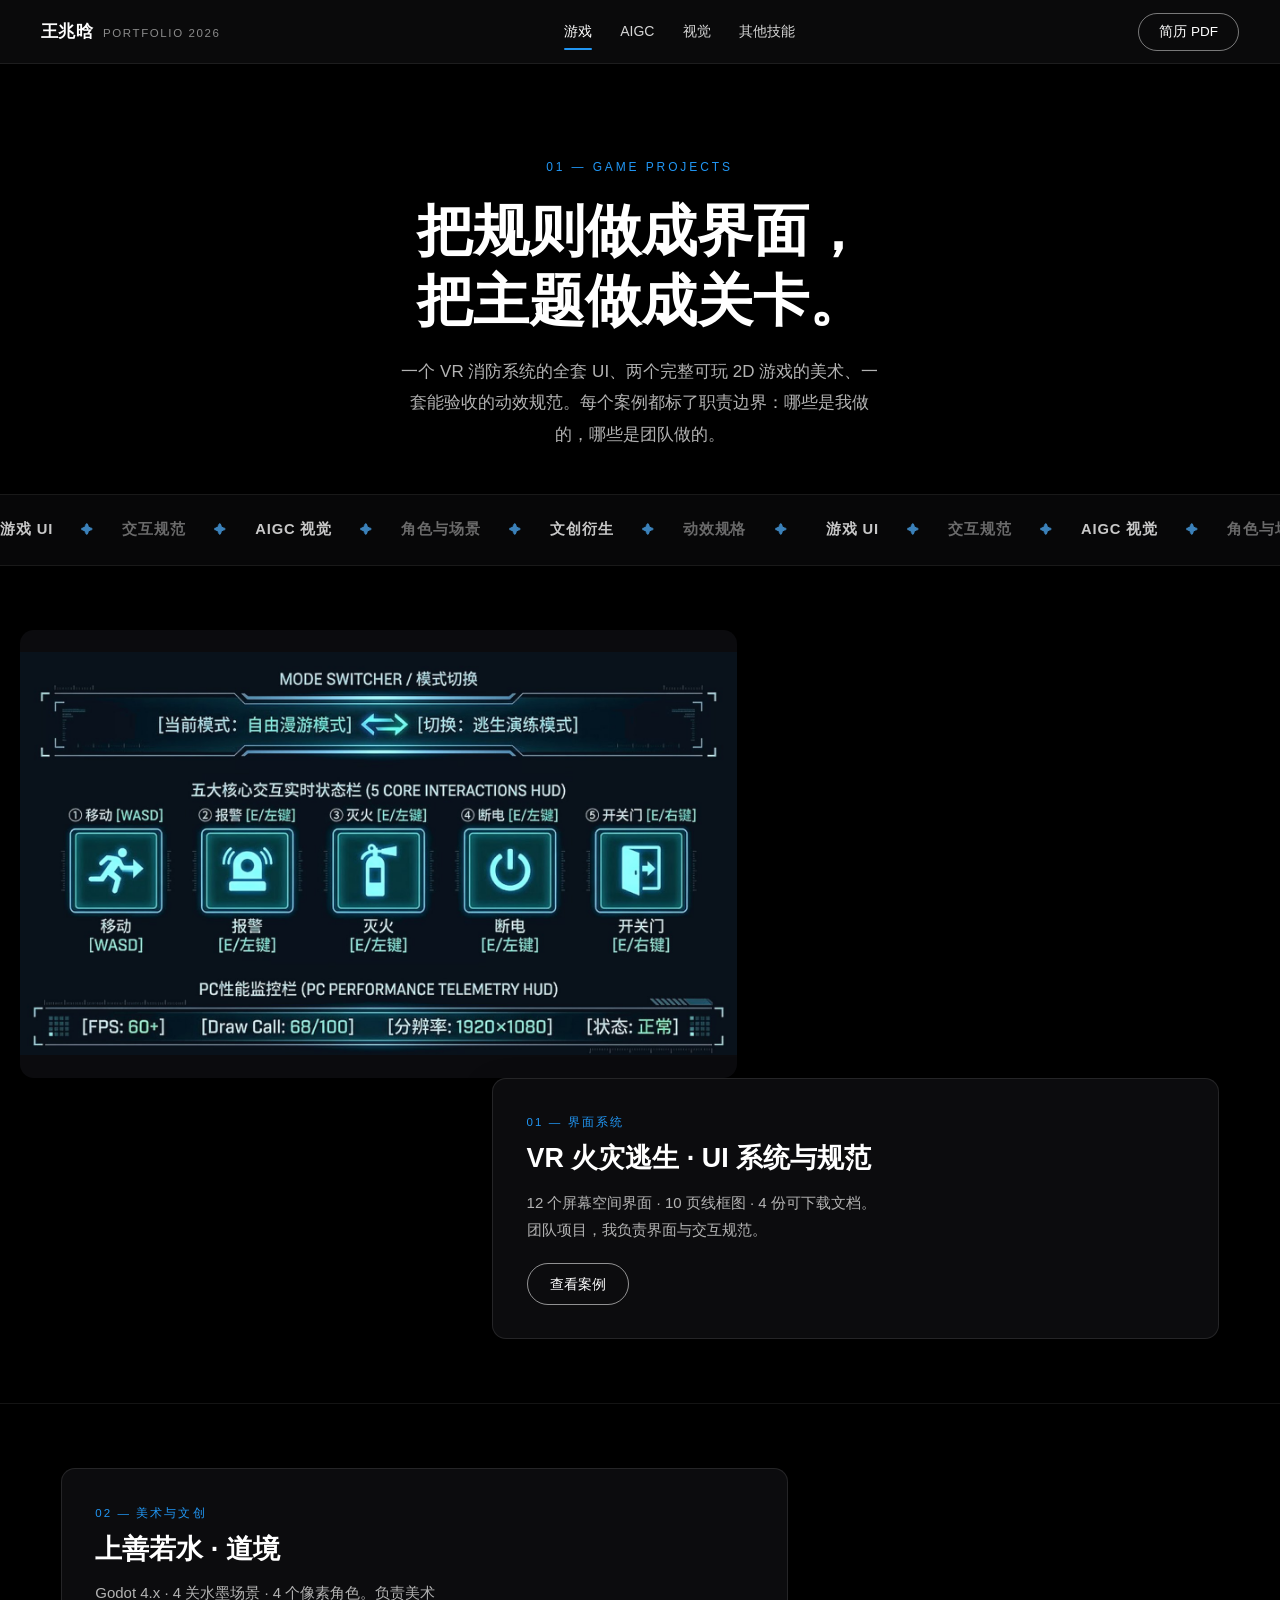
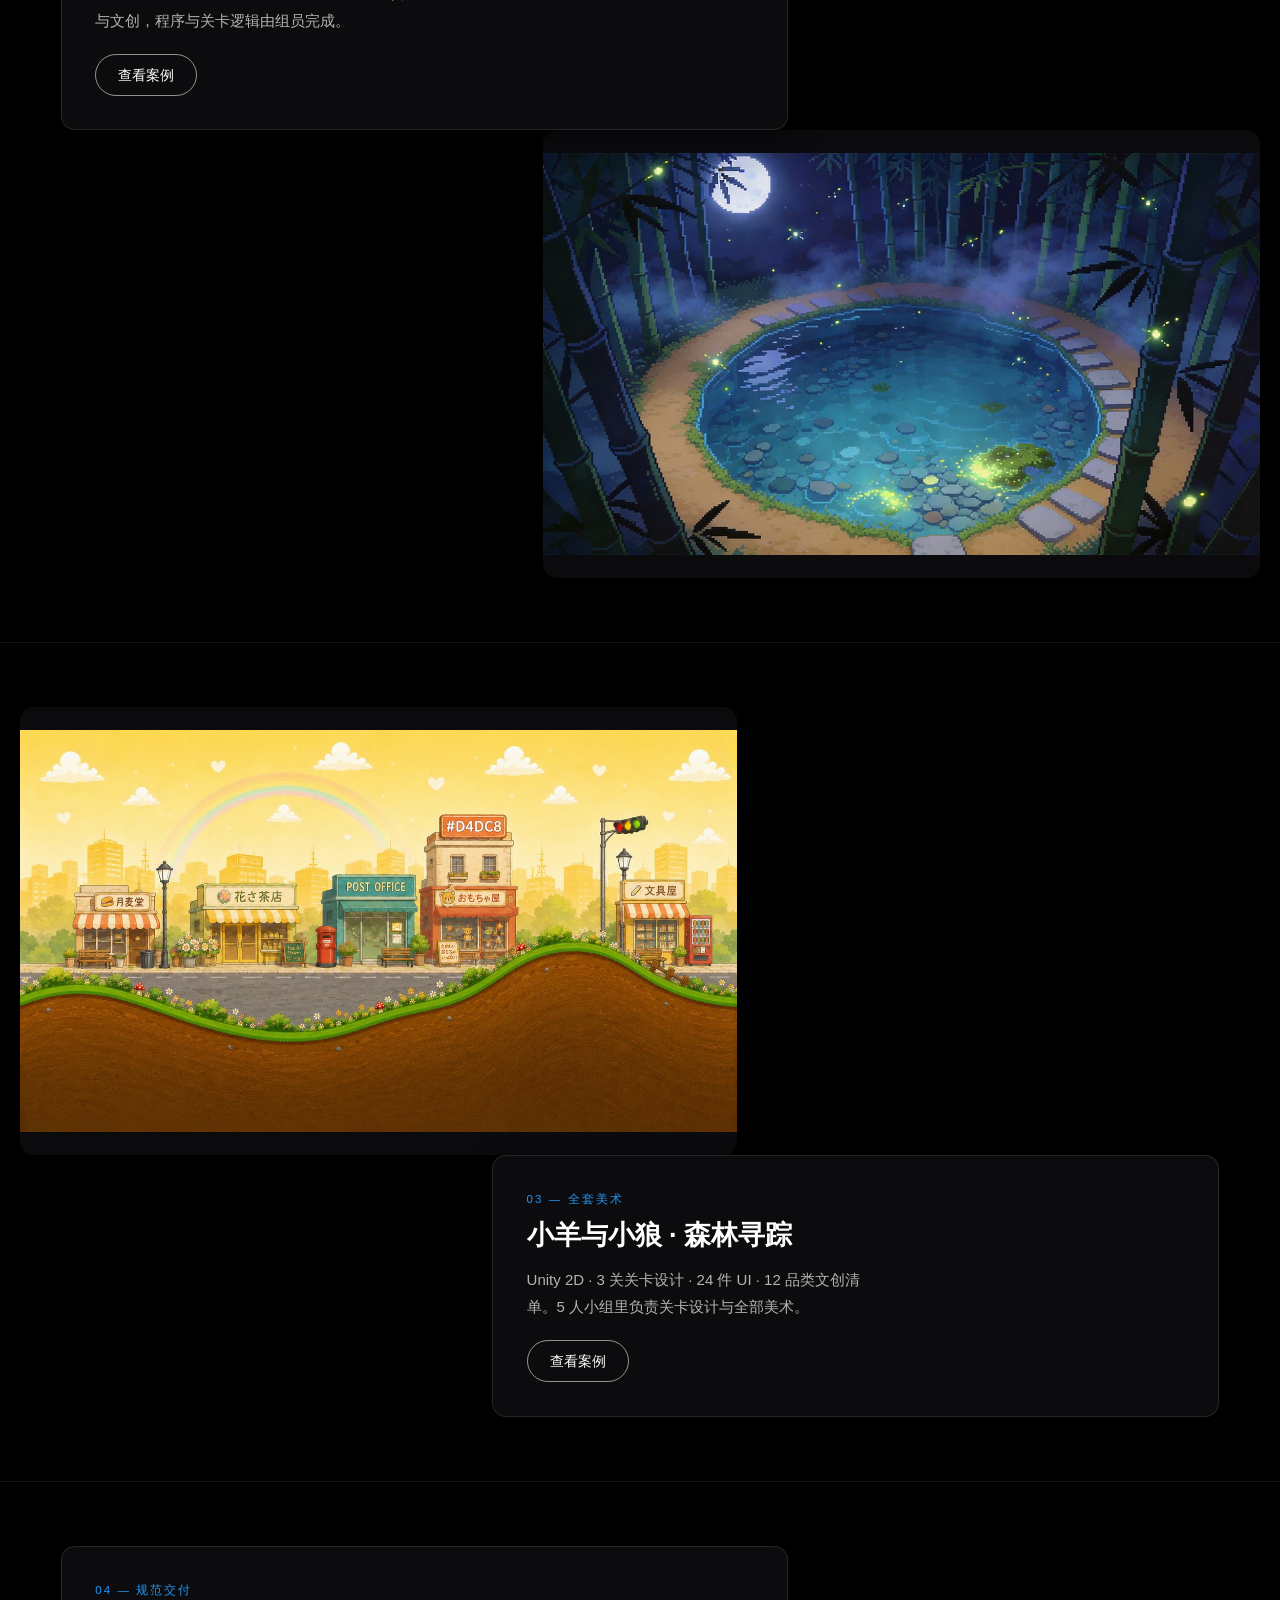
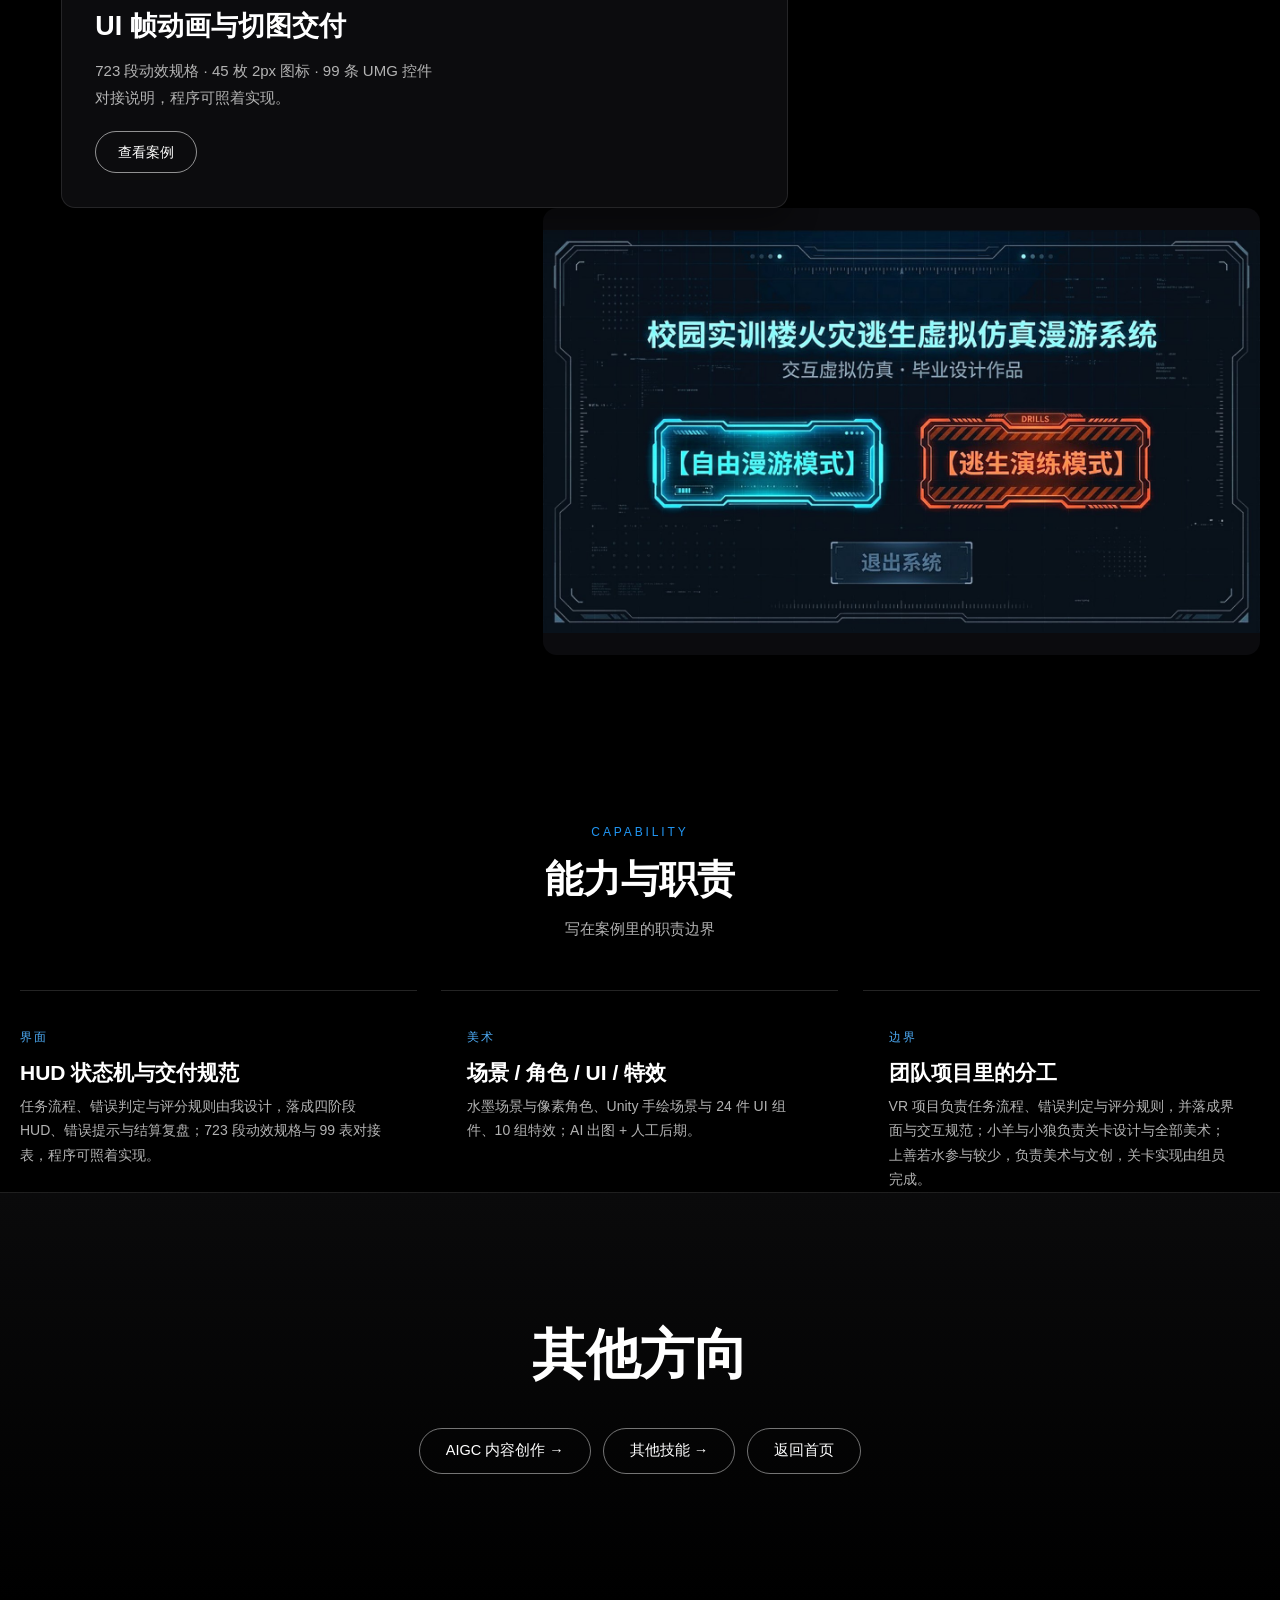
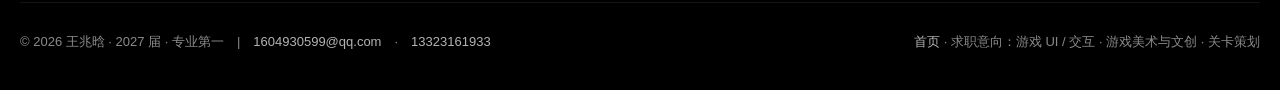
<file: game.html>
<!DOCTYPE html>
<html lang="zh-CN">
<head>
<meta charset="utf-8">
<meta name="viewport" content="width=device-width, initial-scale=1">
<title>游戏项目 | 王兆晗</title>
<meta name="description" content="游戏项目：VR 火灾逃生系统的任务流程与评分规则设计、界面与交互规范；上善若水道境 Godot 游戏的美术与文创；小羊与小狼 Unity 游戏的关卡设计与全部美术。">
<meta name="theme-color" content="#0d0d0f">
<link rel="icon" href="data:,">
<link rel="stylesheet" href="assets/dark.css">
<link rel="stylesheet" href="assets/motion.css">
<link rel="stylesheet" href="assets/editorial.css">
</head>
<body>
<a class="skip" href="#grid">跳到作品</a>

<header class="top" id="top">
  <a class="top-name" href="index.html">王兆晗<span>PORTFOLIO 2026</span></a>
  <nav class="top-nav">
    <a href="game.html" aria-current="page">游戏</a>
    <a href="ai.html">AIGC</a>
    <a href="works.html">视觉</a>
    <a href="bonus.html">其他技能</a>
  </nav>
  <a class="top-cta" href="assets/docs/王兆晗-简历-游戏美术UI.pdf" target="_blank" rel="noopener">简历 PDF</a>
</header>

<main>

  <section class="page-head wrap">
    <p class="k">01 — GAME PROJECTS</p>
    <h1>把规则做成界面，<br>把主题做成关卡。</h1>
    <p>一个 VR 消防系统的全套 UI、两个完整可玩 2D 游戏的美术、一套能验收的动效规范。每个案例都标了职责边界：哪些是我做的，哪些是团队做的。</p>
  </section>

  <div class="marquee" aria-hidden="true">
    <div class="marquee-track">
      <span class="marquee-item"><b>游戏 UI</b><i>✦</i>交互规范<i>✦</i><b>AIGC 视觉</b><i>✦</i>角色与场景<i>✦</i><b>文创衍生</b><i>✦</i>动效规格<i>✦</i></span>
      <span class="marquee-item"><b>游戏 UI</b><i>✦</i>交互规范<i>✦</i><b>AIGC 视觉</b><i>✦</i>角色与场景<i>✦</i><b>文创衍生</b><i>✦</i>动效规格<i>✦</i></span>
    </div>
  </div>

  <section class="features" id="grid">
    <article class="feat feat--a">
      <div class="feat-grid">
      <a class="feat-media" href="work.html?p=vr-escape"><img src="assets/img/vr_ui_hud.jpg" alt="VR 火灾逃生 HUD"></a>
      <div class="feat-txt">
        <span class="k">01 — 界面系统</span>
        <h2>VR 火灾逃生 · UI 系统与规范</h2>
        <p>12 个屏幕空间界面 · 10 页线框图 · 4 份可下载文档。团队项目，我负责界面与交互规范。</p>
        <a class="btn" href="work.html?p=vr-escape">查看案例</a>
      </div>
      </div>
    </article>

    <article class="feat feat--b">
      <div class="feat-grid">
      <div class="feat-txt">
        <span class="k">02 — 美术与文创</span>
        <h2>上善若水 · 道境</h2>
        <p>Godot 4.x · 4 关水墨场景 · 4 个像素角色。负责美术与文创，程序与关卡逻辑由组员完成。</p>
        <a class="btn" href="work.html?p=tao-game">查看案例</a>
      </div>
      <a class="feat-media" href="work.html?p=tao-game"><img src="assets/img/tao_level1.jpg" alt="上善若水 第 1 关"></a>
      </div>
    </article>

    <article class="feat feat--a">
      <div class="feat-grid">
      <a class="feat-media" href="work.html?p=sheep-wolf"><img src="assets/img/sw_stage1.jpg" alt="小羊与小狼 第 1 关"></a>
      <div class="feat-txt">
        <span class="k">03 — 全套美术</span>
        <h2>小羊与小狼 · 森林寻踪</h2>
        <p>Unity 2D · 3 关关卡设计 · 24 件 UI · 12 品类文创清单。5 人小组里负责关卡设计与全部美术。</p>
        <a class="btn" href="work.html?p=sheep-wolf">查看案例</a>
      </div>
      </div>
    </article>

    <article class="feat feat--b">
      <div class="feat-grid">
      <div class="feat-txt">
        <span class="k">04 — 规范交付</span>
        <h2>UI 帧动画与切图交付</h2>
        <p>723 段动效规格 · 45 枚 2px 图标 · 99 条 UMG 控件对接说明，程序可照着实现。</p>
        <a class="btn" href="work.html?p=ui-frames">查看案例</a>
      </div>
      <a class="feat-media" href="work.html?p=ui-frames"><img src="assets/img/vr_ui_main.jpg" alt="UI 帧动画规格"></a>
      </div>
    </article>
  </section>

  <section class="sec wrap">
    <div class="sec-head">
      <span class="en">CAPABILITY</span>
      <h2>能力与职责</h2>
      <p>写在案例里的职责边界</p>
    </div>
    <div class="paths paths--plain">
      <div style="padding-left:0">
        <p class="k">界面</p>
        <h3>HUD 状态机与交付规范</h3>
        <p style="margin-top:8px">任务流程、错误判定与评分规则由我设计，落成四阶段 HUD、错误提示与结算复盘；723 段动效规格与 99 表对接表，程序可照着实现。</p>
      </div>
      <div>
        <p class="k">美术</p>
        <h3>场景 / 角色 / UI / 特效</h3>
        <p style="margin-top:8px">水墨场景与像素角色、Unity 手绘场景与 24 件 UI 组件、10 组特效；AI 出图 + 人工后期。</p>
      </div>
      <div>
        <p class="k">边界</p>
        <h3>团队项目里的分工</h3>
        <p style="margin-top:8px">VR 项目负责任务流程、错误判定与评分规则，并落成界面与交互规范；小羊与小狼负责关卡设计与全部美术；上善若水参与较少，负责美术与文创，关卡实现由组员完成。</p>
      </div>
    </div>
  </section>

  <section class="cta">
    <h2 id="more">其他方向</h2>
    <p class="cta-links">
      <a href="ai.html">AIGC 内容创作 →</a>
      <a href="bonus.html">其他技能 →</a>
      <a href="index.html">返回首页</a>
    </p>
  </section>

</main>

<footer class="foot wrap">
  <div class="foot-inner">
    <p>© 2026 王兆晗 · 2027 届 · 专业第一　|　<a href="mailto:1604930599@qq.com">1604930599@qq.com</a>　·　<a href="tel:13323161933">13323161933</a></p>
    <p><a href="portfolio.html">首页</a> · 求职意向：游戏 UI / 交互 · 游戏美术与文创 · 关卡策划</p>
  </div>
</footer>

<script>
(function () {
  var top = document.getElementById('top');
  var fn = function () { top.classList.toggle('is-solid', window.scrollY > 40); };
  window.addEventListener('scroll', fn, { passive: true });
  fn();
})();
</script>
<script src="assets/motion.js" defer></script>
<script src="assets/crackers.js" defer></script>
<script src="assets/cursor.js" defer></script>
<script src="assets/spotlight.js" defer></script>
</body>
</html>
</file>
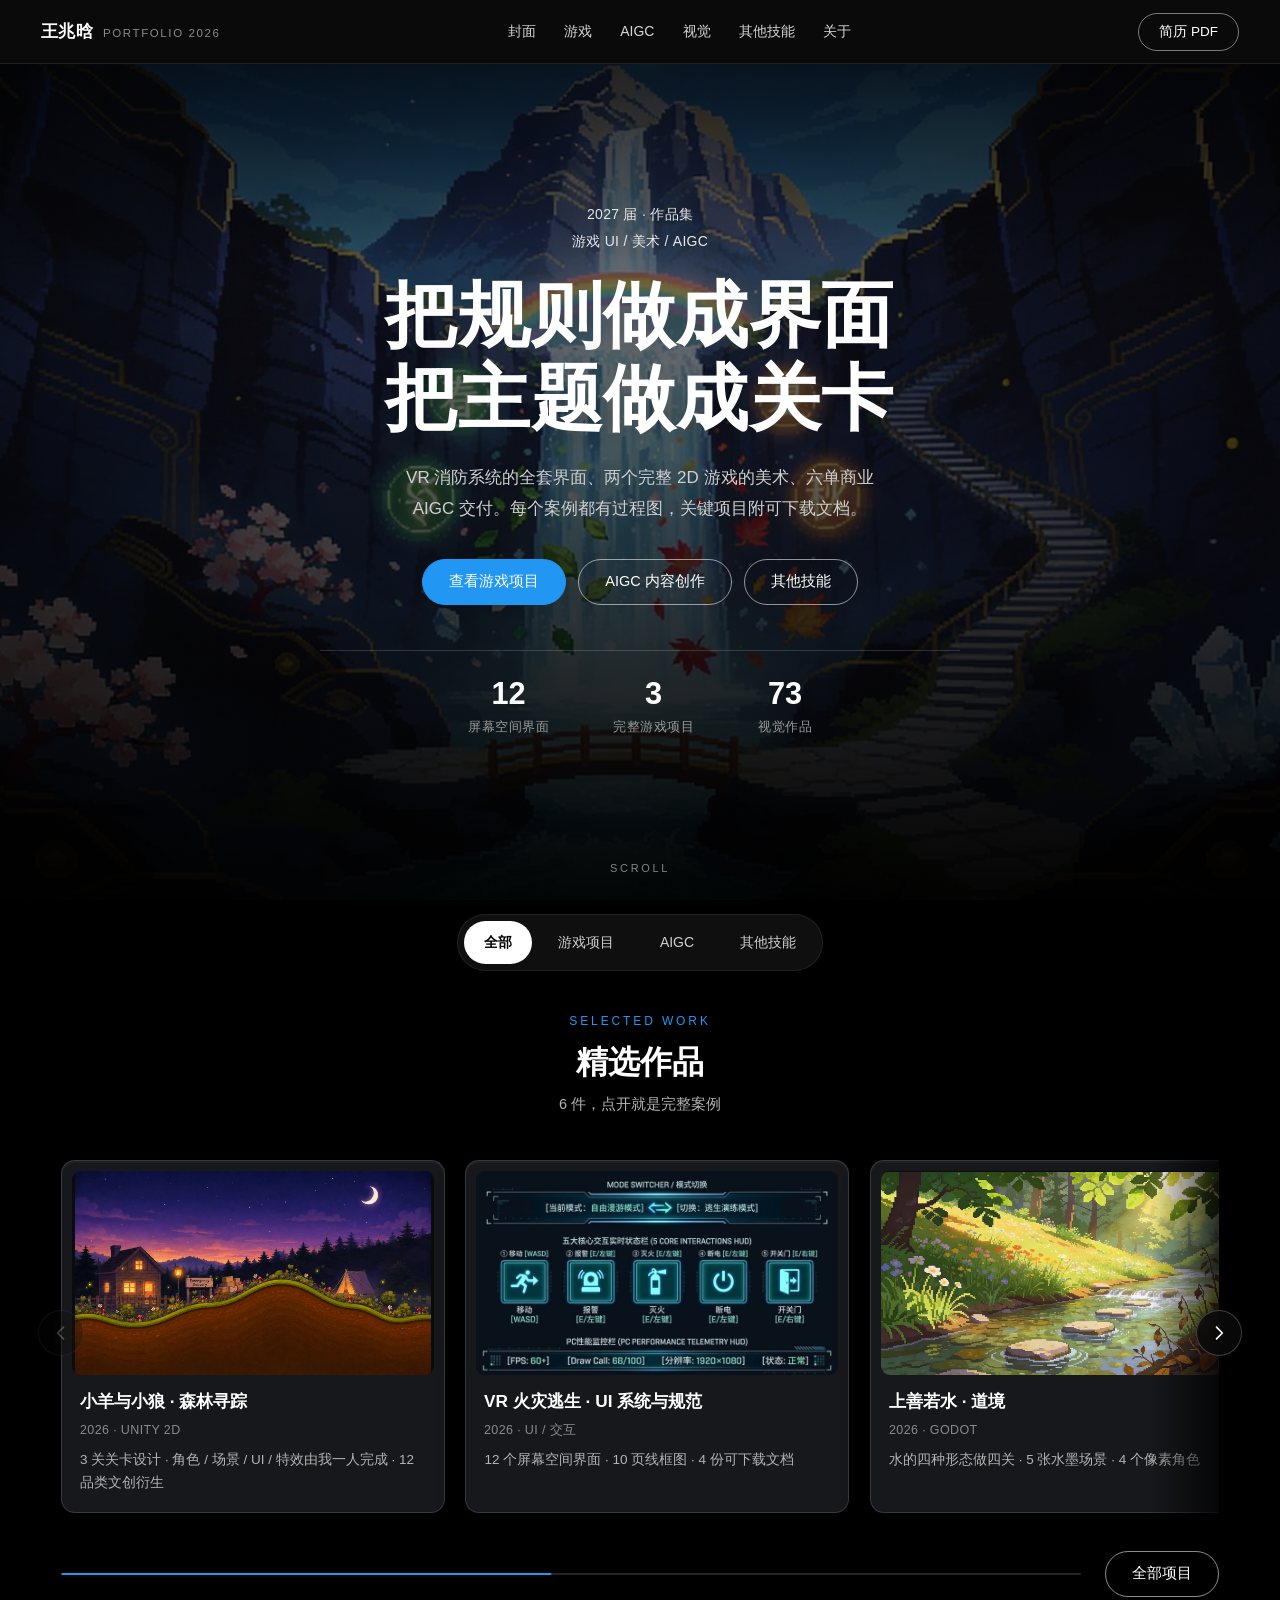
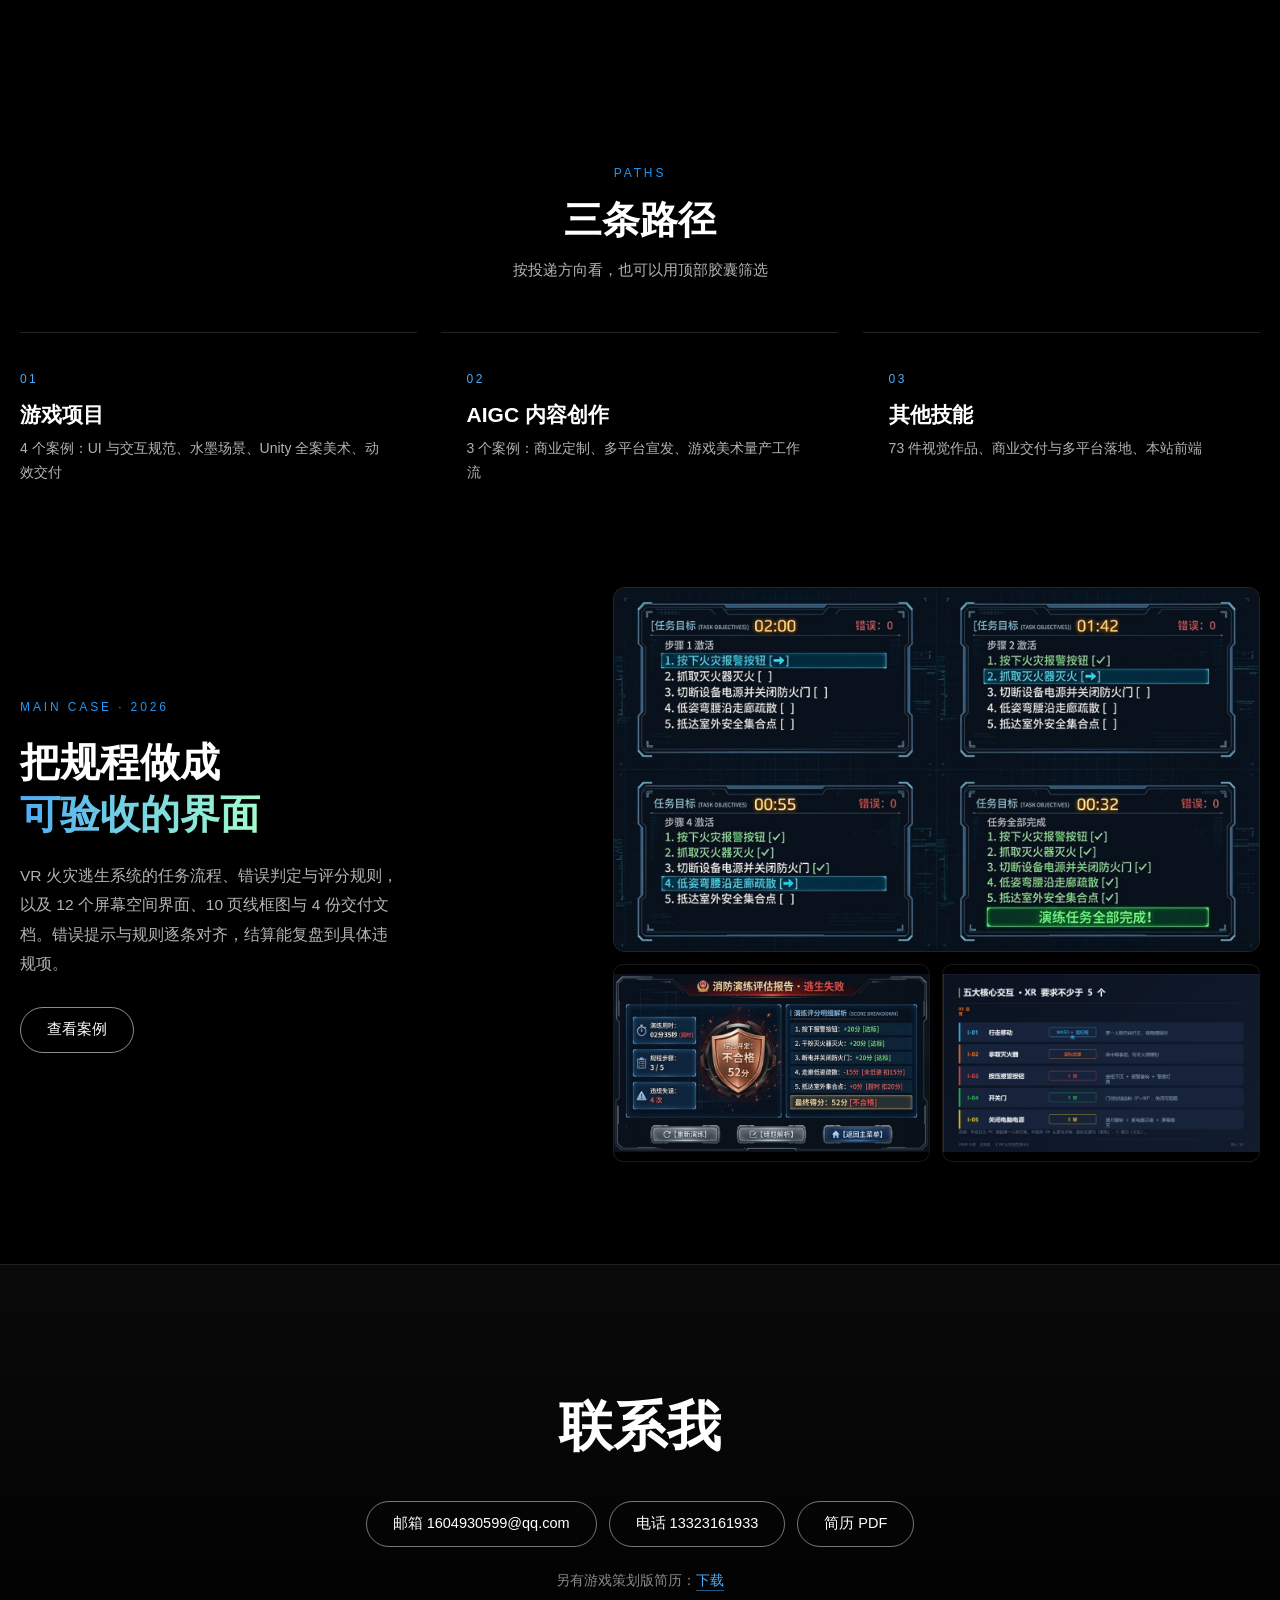
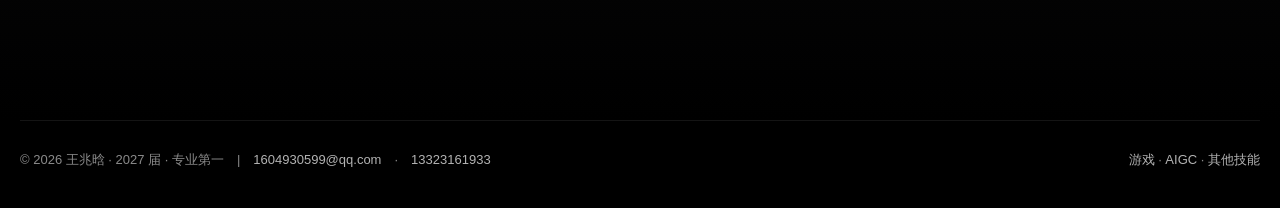
<file: portfolio.html>
<!DOCTYPE html>
<html lang="zh-CN">
<head>
<meta charset="utf-8">
<meta name="viewport" content="width=device-width, initial-scale=1">
<title>王兆晗 · 游戏 UI / 美术 / AIGC</title>
<meta name="description" content="王兆晗的作品集：游戏 UI 与交互、游戏美术与文创、AIGC 视觉。三个完整游戏项目与六单商业交付。">
<meta name="theme-color" content="#000000">
<link rel="icon" href="data:,">
<link rel="stylesheet" href="assets/dark.css">
<link rel="stylesheet" href="assets/motion.css">
<link rel="stylesheet" href="assets/editorial.css">
</head>
<body>
<a class="skip" href="#work">跳到作品</a>

<header class="top" id="top">
  <a class="top-name" href="index.html">王兆晗<span>PORTFOLIO 2026</span></a>
  <nav class="top-nav">
    <a href="index.html">封面</a>
    <a href="game.html">游戏</a>
    <a href="ai.html">AIGC</a>
    <a href="works.html">视觉</a>
    <a href="bonus.html">其他技能</a>
    <a href="#about">关于</a>
  </nav>
  <a class="top-cta" href="assets/docs/王兆晗-简历-游戏美术UI.pdf" target="_blank" rel="noopener">简历 PDF</a>
</header>

<main>

  <!-- ============ 首屏 ============ -->
  <section class="hero">
    <div class="hero-bg"><img src="assets/img/tao_level4.jpg" alt="上善若水 · 道境 第 4 关 九天瀑布"></div>
    <div class="hero-in wrap">
      <p class="hero-kicker">2027 届 · 作品集<br>游戏 UI / 美术 / AIGC</p>
      <h1>把规则做成界面<br>把主题做成关卡</h1>
      <p class="hero-sub">VR 消防系统的全套界面、两个完整 2D 游戏的美术、六单商业 AIGC 交付。每个案例都有过程图，关键项目附可下载文档。</p>
      <div class="hero-actions">
        <a class="btn btn--solid" href="game.html">查看游戏项目</a>
        <a class="btn" href="ai.html">AIGC 内容创作</a>
        <a class="btn" href="bonus.html">其他技能</a>
      </div>
      <ul class="hero-nums">
        <li><b>12</b><span>屏幕空间界面</span></li>
        <li><b>3</b><span>完整游戏项目</span></li>
        <li><b>73</b><span>视觉作品</span></li>
      </ul>
    </div>
    <span class="scroll-hint">SCROLL</span>
  </section>

  <!-- ============ 精选（胶囊筛选） ============ -->
  <div class="tabbar-wrap" id="work">
    <nav class="tabbar" aria-label="按方向筛选作品">
      <button class="tab is-active" data-f="all" aria-pressed="true">全部</button>
      <button class="tab" data-f="game" aria-pressed="false">游戏项目</button>
      <button class="tab" data-f="ai" aria-pressed="false">AIGC</button>
      <button class="tab" data-f="bonus" aria-pressed="false">其他技能</button>
    </nav>
  </div>

  <section class="wrap sec-grid">
    <div class="sec-head">
      <span class="en">SELECTED WORK</span>
      <h2>精选作品</h2>
      <p>6 件，点开就是完整案例</p>
    </div>
    <div class="carousel" id="carousel">
      <button class="car-btn car-btn--prev" id="carPrev" type="button" aria-label="上一组作品">
        <svg viewBox="0 0 24 24" aria-hidden="true"><path d="M15 5l-7 7 7 7" fill="none" stroke="currentColor" stroke-width="2" stroke-linecap="round" stroke-linejoin="round"/></svg>
      </button>
      <div class="car-track" id="carTrack" tabindex="0" aria-label="精选作品，可横向滚动">

      <a class="card" data-t="game" href="work.html?p=sheep-wolf">
        <span class="card-fig"><img src="assets/img/sw_stage3.jpg" alt="小羊与小狼 · 森林寻踪 第三关 星夜驿站"></span>
        <span class="card-body"><h3>小羊与小狼 · 森林寻踪</h3><p>2026 · UNITY 2D</p></span>
        <span class="card-note">3 关关卡设计 · 角色 / 场景 / UI / 特效由我一人完成 · 12 品类文创衍生</span>
      </a>

      <a class="card" data-t="game" href="work.html?p=vr-escape">
        <span class="card-fig"><img src="assets/img/vr_ui_hud.jpg" alt="VR 火灾逃生系统 HUD"></span>
        <span class="card-body"><h3>VR 火灾逃生 · UI 系统与规范</h3><p>2026 · UI / 交互</p></span>
        <span class="card-note">12 个屏幕空间界面 · 10 页线框图 · 4 份可下载文档</span>
      </a>

      <a class="card" data-t="game" href="work.html?p=tao-game">
        <span class="card-fig"><img src="assets/img/tao_level2.jpg" alt="上善若水 · 道境 第二关 林间溪流"></span>
        <span class="card-body"><h3>上善若水 · 道境</h3><p>2026 · GODOT</p></span>
        <span class="card-note">水的四种形态做四关 · 5 张水墨场景 · 4 个像素角色</span>
      </a>

      <a class="card" data-t="ai" href="work.html?p=aigc-orders">
        <span class="card-fig"><img src="assets/img/rolex-jimeng.webp" alt="AIGC 商业视觉定制"></span>
        <span class="card-body"><h3>AIGC 商业视觉定制</h3><p>2024.10 —</p></span>
        <span class="card-note">6 单交付 · 五要素提示词到精修收口 · 周期缩短约 30%</span>
      </a>

      <a class="card" data-t="game" href="work.html?p=ui-frames">
        <span class="card-fig"><img src="assets/img/vr_ui_main.jpg" alt="UI 帧动画与切图交付"></span>
        <span class="card-body"><h3>UI 帧动画与切图交付</h3><p>2026 · 规范</p></span>
        <span class="card-note">723 段动效规格 · 45 枚图标 · 99 条 UMG 控件对接说明</span>
      </a>

      <a class="card" data-t="bonus" href="work.html?p=biz-delivery">
        <span class="card-fig"><img src="assets/img/biz_lowaltitude.jpg" alt="商业交付与多平台落地"></span>
        <span class="card-body"><h3>商业交付 · 多平台落地</h3><p>2025 — 2026</p></span>
        <span class="card-note">3 方向 × 4 图 × 6 平台尺寸 · 配报价单与交付说明</span>
      </a>

      </div>
      <button class="car-btn car-btn--next" id="carNext" type="button" aria-label="下一组作品">
        <svg viewBox="0 0 24 24" aria-hidden="true"><path d="M9 5l7 7-7 7" fill="none" stroke="currentColor" stroke-width="2" stroke-linecap="round" stroke-linejoin="round"/></svg>
      </button>
    </div>

    <div class="car-foot">
      <div class="car-bar"><span id="carFill"></span></div>
      <a class="btn" href="game.html">全部项目</a>
    </div>
  </section>



  <section class="sec wrap">
    <div class="sec-head">
      <span class="en">PATHS</span>
      <h2>三条路径</h2>
      <p>按投递方向看，也可以用顶部胶囊筛选</p>
    </div>
    <div class="paths paths--plain">
      <a href="game.html">
        <p class="k">01</p>
        <h3>游戏项目</h3>
        <p>4 个案例：UI 与交互规范、水墨场景、Unity 全案美术、动效交付</p>
      </a>
      <a href="ai.html">
        <p class="k">02</p>
        <h3>AIGC 内容创作</h3>
        <p>3 个案例：商业定制、多平台宣发、游戏美术量产工作流</p>
      </a>
      <a href="bonus.html">
        <p class="k">03</p>
        <h3>其他技能</h3>
        <p>73 件视觉作品、商业交付与多平台落地、本站前端</p>
      </a>
    </div>
  </section>

  <!-- ============ 左文右图（主推案例） ============ -->
  <section class="split wrap">
    <div class="split-txt">
      <p class="split-k">MAIN CASE · 2026</p>
      <h2>把规程做成<br><span class="hl">可验收的界面</span></h2>
      <p class="d">VR 火灾逃生系统的任务流程、错误判定与评分规则，以及 12 个屏幕空间界面、10 页线框图与 4 份交付文档。错误提示与规则逐条对齐，结算能复盘到具体违规项。</p>
      <a class="btn" href="work.html?p=vr-escape">查看案例</a>
    </div>
    <div class="split-media">
      <img class="m-big" src="assets/img/vr_ui_tasks.jpg" alt="实机 HUD · 任务面板">
      <div class="m-row">
        <img src="assets/img/vr_ui_result.jpg" alt="结算页 · 评分与复盘">
        <img src="assets/img/ppt_interactions.jpg" alt="五大核心交互规格">
      </div>
    </div>
  </section>

  <!-- ============ 联系 ============ -->
  <section class="cta" id="about">
    <h2>联系我</h2>
    <p class="cta-links">
      <a href="mailto:1604930599@qq.com">邮箱 1604930599@qq.com</a>
      <a href="tel:13323161933">电话 13323161933</a>
      <a href="assets/docs/王兆晗-简历-游戏美术UI.pdf" target="_blank" rel="noopener">简历 PDF</a>
    </p>
    <p class="cta-sub">另有游戏策划版简历：<a href="assets/docs/王兆晗-游戏策划-简历.pdf" target="_blank" rel="noopener">下载</a></p>
  </section>

</main>

<footer class="foot wrap">
  <div class="foot-inner">
    <p>© 2026 王兆晗 · 2027 届 · 专业第一　|　<a href="mailto:1604930599@qq.com">1604930599@qq.com</a>　·　<a href="tel:13323161933">13323161933</a></p>
    <p><a href="game.html">游戏</a> · <a href="ai.html">AIGC</a> · <a href="bonus.html">其他技能</a></p>
  </div>
</footer>

<script src="assets/motion.js" defer></script>
<script src="assets/crackers.js" defer></script>
<script src="assets/cursor.js" defer></script>
<script src="assets/spotlight.js" defer></script>
</body>
</html>
</file>
<file: assets/dark.css>
@charset "utf-8";
/* ============================================================
   王兆晗 · 作品集 —— 参考 unity.cn 的排版语言
   要点：无衬线／居中／全幅影像／胶囊按钮／6px 卡片圆角／蓝色强调
   ============================================================ */

:root{
  --bg:#000;
  --bg-1:#0a0a0b;
  --bg-2:#141416;
  --bg-3:#1c1c1f;
  --fg:#fff;
  --fg-2:#b3b3b3;
  --fg-3:#8a8a8a;
  --line:rgba(255,255,255,.12);
  --line-2:rgba(255,255,255,.28);
  --accent:#2196f3;
  --accent-2:#4dabf5;
  --mint:#a5fecb;

  --sans:"Noto Sans SC","PingFang SC","Microsoft YaHei","Hiragino Sans GB",-apple-system,"Segoe UI",Arial,sans-serif;
  --wrap:1240px;
  --pad:clamp(20px,3.2vw,44px);
  --gap:clamp(16px,2vw,24px);
  --sec:clamp(64px,8vw,112px);
}

*{box-sizing:border-box}
html{-webkit-text-size-adjust:100%;scroll-behavior:smooth}
body{
  margin:0;background:var(--bg);color:var(--fg);
  font:16px/1.75 var(--sans);
  -webkit-font-smoothing:antialiased;
  overflow-x:hidden;
}
img{display:block;max-width:100%;height:auto}
a{color:inherit;text-decoration:none}
p{margin:0}
h1,h2,h3{margin:0;font-family:var(--sans);font-weight:700;letter-spacing:0;line-height:1.22}
ul,ol{margin:0;padding:0;list-style:none}
::selection{background:var(--accent);color:#fff}
.skip{position:absolute;left:-9999px}
.skip:focus{left:16px;top:16px;z-index:200;background:#fff;color:#000;padding:10px 16px;border-radius:6px}

.wrap{max-width:var(--wrap);margin:0 auto;padding:0 var(--pad)}
.mid{text-align:center}

/* ---------------- 顶栏：黑色实底 ---------------- */
.top{
  position:fixed;top:0;left:0;right:0;z-index:90;
  display:flex;align-items:center;justify-content:space-between;gap:24px;
  height:64px;padding:0 var(--pad);
  background:#0a0a0b;
  border-bottom:1px solid rgba(255,255,255,.08);
  transition:background .25s;
}
.top-name{font-size:17px;font-weight:700;letter-spacing:.02em;display:flex;align-items:baseline;gap:10px}
.top-name span{font-size:11.5px;font-weight:400;color:var(--fg-3);letter-spacing:.14em}
.top-nav{display:flex;align-items:center;gap:clamp(18px,2.2vw,34px);font-size:14px;color:#d6d6d6}
.top-nav a{position:relative;padding:4px 0;transition:color .2s}
.top-nav a:hover{color:#fff}
.top-nav a[aria-current="page"]{color:#fff}
.top-nav a[aria-current="page"]::after{
  content:"";position:absolute;left:0;right:0;bottom:-2px;height:2px;background:var(--accent);border-radius:2px;
}
.top-cta{
  display:inline-flex;align-items:center;height:38px;padding:0 20px;
  border:1px solid rgba(255,255,255,.45);border-radius:999px;
  font-size:13.5px;color:#fff;transition:.22s;
}
.top-cta:hover{background:#fff;color:#000;border-color:#fff}

/* ---------------- 首屏：全幅影像 + 居中 ---------------- */
.hero{
  position:relative;min-height:100vh;display:flex;align-items:center;justify-content:center;
  overflow:hidden;text-align:center;
}
.hero-bg{position:absolute;inset:0}
.hero-bg img{width:100%;height:100%;object-fit:cover}
.hero-bg::after{
  content:"";position:absolute;inset:0;
  background:radial-gradient(120% 90% at 50% 45%,rgba(0,0,0,.25) 0%,rgba(0,0,0,.62) 62%,rgba(0,0,0,.88) 100%),
             linear-gradient(180deg,rgba(0,0,0,.75) 0%,rgba(0,0,0,.25) 32%,rgba(0,0,0,.92) 100%);
}
.hero-in{position:relative;z-index:2;width:100%;padding-block:96px 56px}
.hero-kicker{font-size:14px;line-height:1.9;color:#e8e8e8;margin-bottom:20px;letter-spacing:.02em}
.hero h1{
  font-size:clamp(40px,5.6vw,76px);
  line-height:1.16;font-weight:700;letter-spacing:.01em;
  max-width:20ch;margin:0 auto;
  text-shadow:0 4px 40px rgba(0,0,0,.35);
}
.hero-sub{margin:22px auto 0;font-size:clamp(15px,1.4vw,17px);color:#cfcfcf;max-width:52ch;line-height:1.85}
.hero-actions{display:flex;flex-wrap:wrap;gap:12px;justify-content:center;margin-top:34px}
.btn{
  display:inline-flex;align-items:center;gap:8px;
  height:46px;padding:0 26px;border-radius:999px;
  border:1px solid rgba(255,255,255,.55);
  font-size:14.5px;color:#fff;background:transparent;transition:.22s;
}
.btn:hover{background:#fff;color:#000;border-color:#fff}
.btn--solid{background:var(--accent);border-color:var(--accent);color:#fff}
.btn--solid:hover{background:var(--accent-2);border-color:var(--accent-2);color:#fff}
.hero-nums{
  display:flex;justify-content:center;gap:clamp(30px,5vw,72px);
  margin-top:clamp(36px,5vh,58px);padding-top:26px;
  border-top:1px solid rgba(255,255,255,.16);
  max-width:640px;margin-left:auto;margin-right:auto;
}
.hero-nums b{display:block;font-size:clamp(24px,2.4vw,32px);font-weight:700;line-height:1.1}
.hero-nums span{display:block;margin-top:6px;font-size:12.5px;color:#9a9a9a;letter-spacing:.04em}
.scroll-hint{
  position:absolute;left:50%;bottom:22px;transform:translateX(-50%);z-index:3;
  font-size:11px;letter-spacing:.24em;color:rgba(255,255,255,.5);
}

/* ---------------- 区块 ---------------- */
.sec{padding:var(--sec) 0 0}
.sec-head{text-align:center;margin-bottom:clamp(28px,4vw,48px)}
.sec-head .en{display:block;font-size:12px;letter-spacing:.24em;color:var(--accent);margin-bottom:12px}
.sec-head h2{font-size:clamp(26px,3.2vw,38px);line-height:1.3}
.sec-head p{margin-top:12px;font-size:15px;color:var(--fg-2)}
.sec-more{margin-top:34px;text-align:center}

/* ---------------- 卡片网格 ---------------- */
.grid{display:grid;gap:clamp(16px,2vw,24px)}
.grid--2{grid-template-columns:repeat(2,minmax(0,1fr))}
.grid--3{grid-template-columns:repeat(3,minmax(0,1fr))}

.card{display:block;border-radius:8px;overflow:hidden;transition:transform .3s ease,background .3s}
.card-fig{display:block;position:relative;overflow:hidden;background:var(--bg-2);aspect-ratio:16/9}
.card-fig img{width:100%;height:100%;object-fit:cover;transition:transform .6s ease,opacity .3s}
.card:hover{transform:translateY(-3px)}
.card:hover .card-fig img{transform:scale(1.04);opacity:.94}
.card-fig--typo{
  display:flex;flex-direction:column;justify-content:flex-end;align-items:flex-start;
  padding:clamp(20px,2.4vw,30px);border-radius:0;
  background:linear-gradient(150deg,#1b2735 0%,#0d1117 60%,#0a0a0b 100%);
}
.card-fig--typo b{font-size:clamp(20px,2.3vw,28px);line-height:1.3;font-weight:700}
.card-fig--typo span{display:block;margin-top:10px;font-size:11px;letter-spacing:.2em;color:var(--fg-3)}
.card-body{display:flex;flex-direction:column;align-items:flex-start;gap:6px;padding:16px 4px 0}
.card-body h3{font-size:clamp(16px,1.5vw,19px);font-weight:600;line-height:1.4}
.card-body p{font-size:12.5px;letter-spacing:.04em;color:var(--fg-3);white-space:nowrap}
.card-note{display:block;padding:6px 4px 0;font-size:14px;line-height:1.75;color:var(--fg-2)}
.card-idx{
  display:inline-block;min-width:22px;height:22px;line-height:22px;text-align:center;
  border-radius:4px;background:rgba(33,150,243,.16);color:var(--accent-2);
  font-size:11.5px;font-weight:600;margin-right:10px;vertical-align:2px;
}

/* ---------------- 内页页头 ---------------- */
.page-head{padding:calc(64px + clamp(56px,8vh,96px)) 0 clamp(28px,4vw,44px);text-align:center}
.page-head .k{font-size:12px;letter-spacing:.24em;color:var(--accent);margin-bottom:18px}
.page-head h1{font-size:clamp(30px,4.4vw,58px);line-height:1.24;max-width:22ch;margin:0 auto}
.page-head p{margin:20px auto 0;font-size:clamp(15px,1.4vw,17px);line-height:1.85;color:var(--fg-2);max-width:52ch}

/* ---------------- 三条路径 / 能力格 ---------------- */
.paths{display:grid;grid-template-columns:repeat(auto-fit,minmax(240px,1fr));gap:var(--gap)}
.paths > *{
  background:var(--bg-2);border:1px solid var(--line);border-radius:8px;
  padding:clamp(22px,2.6vw,32px);transition:.25s;
}
.paths > *:hover{border-color:rgba(33,150,243,.55);background:#191c21;transform:translateY(-2px)}
.paths .k{font-size:12px;letter-spacing:.2em;color:var(--accent)}
.paths h3{margin-top:12px;font-size:clamp(17px,1.7vw,21px);font-weight:600}
.paths p{margin-top:8px;font-size:14px;line-height:1.75;color:var(--fg-2)}
.paths a{display:block}

/* ---------------- 案例页 ---------------- */
.case-hero{position:relative;min-height:78vh;display:flex;align-items:center;justify-content:center;overflow:hidden;text-align:center}
.case-hero figure{position:absolute;inset:0;margin:0}
.case-hero figure img{width:100%;height:100%;object-fit:cover}
.case-hero figure::after{
  content:"";position:absolute;inset:0;
  background:radial-gradient(110% 80% at 50% 45%,rgba(0,0,0,.2) 0%,rgba(0,0,0,.66) 62%,rgba(0,0,0,.9) 100%),
             linear-gradient(180deg,rgba(0,0,0,.8) 0%,rgba(0,0,0,.25) 34%,rgba(0,0,0,.94) 100%);
}
.case-hero-in{position:relative;z-index:2;padding-block:96px 60px;width:100%}
.case-kicker{font-size:13px;color:#dcdcdc;letter-spacing:.04em;margin-bottom:18px}
.case-kicker i{font-style:normal;color:var(--fg-3);margin:0 8px}
.case-hero h1{font-size:clamp(28px,4.2vw,58px);line-height:1.2;max-width:24ch;margin:0 auto;text-shadow:0 4px 40px rgba(0,0,0,.4)}
.case-sub{margin:18px auto 0;font-size:clamp(15px,1.4vw,17px);color:#cfcfcf;max-width:50ch;line-height:1.8}
.case-meta{
  display:flex;flex-wrap:wrap;justify-content:center;gap:14px clamp(28px,4vw,64px);
  padding:26px 0;border-bottom:1px solid var(--line);
}
.case-meta > div{text-align:center}
.case-meta dt{font-size:11.5px;letter-spacing:.16em;color:var(--fg-3);margin-bottom:6px}
.case-meta dd{margin:0;font-size:13.5px;color:#dcdcdc;line-height:1.7;max-width:26ch}

.case-numbers{
  display:grid;grid-auto-flow:column;grid-auto-columns:1fr;
  padding:clamp(28px,4vw,44px) 0;border-bottom:1px solid var(--line);
}
.case-numbers li{text-align:center;border-left:1px solid var(--line)}
.case-numbers li:first-child{border-left:0}
.case-numbers b{display:block;font-size:clamp(26px,3vw,40px);font-weight:700;line-height:1.1}
.case-numbers span{display:block;margin-top:8px;font-size:12.5px;color:var(--fg-3)}

.case-body{padding:clamp(40px,6vw,80px) 0 clamp(40px,6vw,72px)}
.blk{max-width:860px;margin:0 auto clamp(36px,5vw,64px)}
.blk-k{
  display:block;text-align:center;
  font-size:12px;letter-spacing:.24em;color:var(--accent);margin-bottom:22px;
}
.lead{font-size:clamp(16px,1.4vw,18px);line-height:1.95;color:#ededed}
.lead+.lead{margin-top:16px;color:var(--fg-2)}
.proc-note{text-align:center;margin-top:26px;font-size:14px;color:var(--fg-3)}

.bleed{margin:clamp(28px,4vw,48px) calc(var(--pad) * -1)}
.bleed img{width:100%;max-height:min(1100px,125vh);object-fit:contain;margin:0 auto}
.bleed figcaption{margin:14px auto 0;text-align:center;font-size:13px;color:var(--fg-3);max-width:70ch;padding:0 var(--pad)}

.fig2{display:grid;grid-template-columns:repeat(2,minmax(0,1fr));gap:var(--gap);margin-top:var(--gap)}
.fig2 figure{margin:0}
.fig2 img{width:100%;border-radius:6px;background:var(--bg-2)}
.fig2 figcaption{margin-top:10px;font-size:13px;color:var(--fg-3);line-height:1.65;text-align:center}

.steps{display:grid;gap:0;max-width:860px;margin:0 auto}
.steps li{
  display:grid;grid-template-columns:132px 1fr;gap:24px;
  padding:20px 0;border-top:1px solid var(--line);
}
.steps li:last-child{border-bottom:1px solid var(--line)}
.steps .k{font-size:12.5px;letter-spacing:.1em;color:var(--accent);padding-top:3px}
.steps .t{display:block;font-size:17px;font-weight:600;color:#fff}
.steps .d{display:block;margin-top:6px;font-size:15px;line-height:1.85;color:var(--fg-2)}

.results{display:grid;gap:12px;max-width:860px;margin:0 auto}
.results li{
  display:grid;grid-template-columns:18px 1fr;gap:12px;
  font-size:16px;line-height:1.85;color:#e4e4e4;
}
.results li::before{content:"·";color:var(--accent);font-weight:700}

.docs{display:grid;grid-template-columns:repeat(auto-fit,minmax(250px,1fr));gap:14px;max-width:860px;margin:0 auto}
.docs a{
  display:flex;flex-direction:column;gap:6px;
  background:var(--bg-2);border:1px solid var(--line);border-radius:8px;
  padding:18px 20px;transition:.22s;
}
.docs a:hover{border-color:rgba(33,150,243,.6);background:#191c21}
.docs .dk{font-size:11px;letter-spacing:.16em;color:var(--accent-2)}
.docs .dt{font-size:16px;font-weight:600;color:#fff}
.docs .dn{font-size:13.5px;line-height:1.7;color:var(--fg-2)}
.docs .dm{margin-top:8px;font-size:12px;color:var(--fg-3);display:flex;justify-content:space-between}

.nxt{border-top:1px solid var(--line);padding:clamp(40px,6vw,72px) 0 clamp(56px,8vw,96px);text-align:center}
.nxt-k{font-size:12px;letter-spacing:.24em;color:var(--fg-3);margin-bottom:20px}
.nxt a{display:inline-flex;flex-direction:column;align-items:center;gap:16px}
.nxt img{width:clamp(180px,26vw,320px);aspect-ratio:16/9;object-fit:cover;border-radius:8px}
.nxt h3{font-size:clamp(19px,2.2vw,26px)}
.nxt p{margin-top:8px;font-size:14px;color:var(--fg-2)}

/* ---------------- 页尾 CTA ---------------- */
.cta{
  border-top:1px solid var(--line);
  padding:clamp(72px,10vw,140px) 0;text-align:center;
  background:linear-gradient(180deg,#0a0a0b 0%,#000 100%);
}
.cta h2{font-size:clamp(30px,4.2vw,54px);line-height:1.25;max-width:22ch;margin:0 auto}
.cta-links{display:flex;justify-content:center;flex-wrap:wrap;gap:12px;margin-top:clamp(26px,4vw,40px)}
.cta-links a{
  display:inline-flex;align-items:center;height:46px;padding:0 26px;
  border:1px solid rgba(255,255,255,.45);border-radius:999px;font-size:14.5px;transition:.22s;
}
.cta-links a:hover{background:#fff;color:#000;border-color:#fff}

.foot{padding:28px 0 36px;border-top:1px solid rgba(255,255,255,.08)}
.foot-inner{display:flex;flex-wrap:wrap;justify-content:space-between;gap:12px;font-size:13px;color:var(--fg-3)}
.foot a{color:var(--fg-2)}
.foot a:hover{color:#fff}

/* ---------------- 响应式 ---------------- */
@media (max-width:1024px){
  .grid--3{grid-template-columns:repeat(2,minmax(0,1fr))}
}
@media (max-width:760px){
  body{font-size:15px}
  .top{height:58px;gap:12px}
  .top-name span{display:none}
  .top-nav{gap:14px;font-size:13px}
  .top-cta{display:none}
  .hero-in{padding-block:84px 48px}
  .hero-nums{gap:26px;padding-top:20px}
  .grid--2,.grid--3{grid-template-columns:1fr}
  .fig2{grid-template-columns:1fr}
  .case-meta{gap:16px 24px}
  .case-meta dd{max-width:none}
  .case-numbers{grid-auto-flow:row;grid-template-columns:repeat(3,1fr)}
  .case-numbers li{border-left:0;border-top:1px solid var(--line);padding-top:16px}
  .case-numbers li:nth-child(-n+3){border-top:0;padding-top:0}
  .steps li{grid-template-columns:1fr;gap:8px}
  .steps .k{padding-top:0}
  .blk{max-width:100%}
}
@media (prefers-reduced-motion:reduce){
  *{animation:none!important;transition:none!important}
  html{scroll-behavior:auto}
}
@media print{
  body{background:#fff;color:#000}
  .top,.nxt,.cta,.foot,.scroll-hint{display:none}
  .hero,.case-hero{min-height:0}
}


/* ============================================================
   案例页正文图片：统一限高（不与整屏封面冲突）
   ============================================================ */
.case-body img,
.case-body figure img,
.case-body .reveal img{
  max-height:min(60vh,540px)!important;
  width:auto!important;
  max-width:100%;
  object-fit:contain;
  display:block;
  margin-left:auto;
  margin-right:auto;
  border-radius:8px;
}

/* 两列并排图：保持等高裁切，避免一高一矮 */
.case-body .fig2 img{
  width:100%!important;
  height:min(38vh,340px)!important;
  object-fit:cover;
}

/* 图注 */
.case-body figcaption{
  margin-top:10px;
  text-align:center;
  font-size:12.5px;
  color:var(--fg-3);
}
</file>
<file: assets/motion.css>
/* ============================================================
   unity.cn 式交互动效（追加）
   - 滚动淡入上移
   - 二级胶囊导航筛选
   - 整屏分栏图（hover 聚焦）
   - 左文右图错落拼贴
   - 数字计数
   ============================================================ */

/* ---------- 滚动进入 ---------- */
.reveal{
  opacity:0;
  transform:translateY(26px);
  transition:opacity .8s cubic-bezier(.22,.75,.2,1),transform .8s cubic-bezier(.22,.75,.2,1);
  will-change:opacity,transform;
}
.reveal.is-in{opacity:1;transform:none}
@media (prefers-reduced-motion:reduce){
  .reveal{opacity:1;transform:none;transition:none}
}

/* ---------- 二级胶囊导航（吸顶） ---------- */
.tabbar-wrap{
  position:sticky;top:64px;z-index:70;
  padding:14px 0 10px;
  background:linear-gradient(180deg,rgba(0,0,0,.95) 0%,rgba(0,0,0,.75) 70%,rgba(0,0,0,0) 100%);
}
.tabbar{
  display:flex;justify-content:center;gap:6px;flex-wrap:wrap;
  max-width:max-content;margin:0 auto;
  padding:6px;border-radius:999px;
  background:rgba(255,255,255,.06);
  border:1px solid rgba(255,255,255,.08);
  backdrop-filter:blur(12px) saturate(140%);
}
.tab{
  appearance:none;border:0;background:transparent;cursor:pointer;
  padding:9px 20px;border-radius:999px;
  font:inherit;font-size:14px;color:#cfcfcf;
  transition:background .25s,color .25s,transform .2s;
}
.tab:hover{color:#fff;background:rgba(255,255,255,.10)}
.tab.is-active{background:#fff;color:#000;font-weight:600}
.tab.is-active:hover{background:#fff;color:#000}

/* 卡片筛选过渡 */
.grid .card{transition:opacity .3s ease,transform .3s ease}
.grid .card.is-filtered{opacity:0;transform:scale(.97);pointer-events:none}

/* ---------- 整屏分栏图 ---------- */
.cols{
  display:grid;grid-template-columns:repeat(3,1fr);
  height:clamp(420px,78vh,760px);
  gap:2px;overflow:hidden;
}
.cols .col{
  position:relative;display:block;overflow:hidden;
  transition:flex .5s ease,opacity .5s ease;
}
.cols .col img{
  position:absolute;inset:0;width:100%;height:100%;object-fit:cover;
  transition:transform .9s cubic-bezier(.2,.7,.2,1),opacity .45s,filter .45s;
  filter:saturate(.9) brightness(.72);
}
.cols .col::after{
  content:"";position:absolute;inset:0;
  background:
    linear-gradient(180deg,rgba(0,0,0,.62) 0%,rgba(0,0,0,.28) 38%,rgba(0,0,0,.88) 100%),
    linear-gradient(0deg,rgba(0,0,0,.55) 0%,rgba(0,0,0,0) 45%);
  transition:opacity .45s;
}
.cols:hover .col img{filter:saturate(.85) brightness(.55)}
.cols .col:hover img{filter:saturate(1.02) brightness(.86);transform:scale(1.05)}
.cols .col-in{position:absolute;left:0;right:0;bottom:0;z-index:2;padding:clamp(20px,2.6vw,34px)}
.cols .col-in b{display:block;font-size:clamp(20px,2.2vw,28px);font-weight:700;line-height:1.3;
  text-shadow:0 2px 20px rgba(0,0,0,.85)}
.cols .col-in i{
  display:block;margin-top:8px;font-style:normal;
  font-size:13px;color:#dcdcdc;opacity:0;transform:translateY(8px);
  transition:opacity .35s,transform .35s;text-shadow:0 1px 12px rgba(0,0,0,.9);
}
.cols .col:hover .col-in i{opacity:1;transform:none}
.cols .col-no{
  display:inline-block;margin-bottom:10px;
  font-size:12px;letter-spacing:.2em;color:#4dabf5;
}

/* ---------- 左文右图 ---------- */
.split{
  display:grid;grid-template-columns:minmax(0,.9fr) minmax(0,1.1fr);
  gap:clamp(28px,5vw,72px);align-items:center;
  padding:clamp(56px,8vw,104px) 0;
}
.split-k{font-size:12px;letter-spacing:.24em;color:var(--accent);margin-bottom:18px}
.split h2{font-size:clamp(25px,3.1vw,40px);line-height:1.32;max-width:13ch;text-wrap:balance}
.split h2 .hl{
  background:linear-gradient(92deg,#4dabf5 0%,#a5fecb 100%);
  -webkit-background-clip:text;background-clip:text;color:transparent;
}
.split p.d{margin-top:20px;font-size:15.5px;line-height:1.9;color:var(--fg-2);max-width:44ch}
.split .btn{margin-top:28px}
.split-media{position:relative;min-height:clamp(340px,32vw,460px)}
.split-media img{
  position:absolute;border-radius:10px;object-fit:cover;
  border:1px solid rgba(255,255,255,.14);
  box-shadow:0 18px 50px rgba(0,0,0,.55);
  transition:transform .5s cubic-bezier(.2,.7,.2,1),box-shadow .5s;
}
.split-media .m1{width:68%;top:0;left:0;z-index:2}
.split-media .m2{width:58%;right:0;top:16%;z-index:3}
.split-media .m3{width:50%;right:10%;bottom:0;z-index:1}
.split-media:hover .m1{transform:translate(-6px,-6px) rotate(-.6deg)}
.split-media:hover .m2{transform:translate(6px,-4px) rotate(.6deg)}
.split-media:hover .m3{transform:translate(2px,6px)}

/* ---------- 数字计数 ---------- */
.hero-nums b,.case-numbers b{font-variant-numeric:tabular-nums}

/* ---------- 响应式 ---------- */
@media (max-width:900px){
  .split{grid-template-columns:1fr}
  .split-media{min-height:300px;margin-top:8px}
  .cols{grid-template-columns:1fr;height:auto}
  .cols .col{height:220px}
  .cols .col-in i{opacity:1;transform:none}
  .tabbar{max-width:100%;justify-content:flex-start;overflow-x:auto;flex-wrap:nowrap}
  .tab{white-space:nowrap}
}

/* ---------- 精选区块间距 ---------- */
.sec-grid{padding-top:clamp(18px,2.4vw,30px);padding-bottom:clamp(40px,5vw,64px)}
.sec-grid .sec-head{margin-bottom:clamp(24px,3vw,38px)}
.sec-grid .sec-head .en{margin-bottom:10px}
.sec-grid .sec-head h2{font-size:clamp(24px,2.6vw,32px)}
.sec-grid .sec-head p{margin-top:8px;font-size:14.5px}
.sec-grid .sec-more{margin-top:clamp(26px,3vw,40px)}

/* ---------- 卡片 ---------- */
.card{
  background:#17181c;
  border:1px solid rgba(255,255,255,.14);
  border-radius:14px;
  padding:10px 10px 4px;
  overflow:hidden;
  box-shadow:0 2px 0 rgba(255,255,255,.03) inset, 0 10px 28px rgba(0,0,0,.28);
}
.card-fig{border-radius:9px;overflow:hidden;aspect-ratio:16/9;background:#101114}
.card-fig img{transition:transform .6s cubic-bezier(.2,.7,.2,1),opacity .3s}
.card-body{display:flex;flex-direction:column;gap:6px;padding:14px 8px 0}
.card-body h3{font-size:clamp(16px,1.35vw,19px);line-height:1.42}
.card-body p{font-size:12.5px;letter-spacing:.03em;color:var(--fg-3)}
.card-note{display:block;padding:6px 8px 14px;font-size:13.5px;line-height:1.72;color:var(--fg-2)}
.card:hover{
  transform:translateY(-6px);
  border-color:rgba(33,150,243,.65);
  background:#1b1d22;
  box-shadow:0 2px 0 rgba(255,255,255,.04) inset,0 22px 50px rgba(0,0,0,.55),0 0 0 1px rgba(33,150,243,.25);
}
.card:hover .card-fig img{transform:scale(1.045);opacity:.96}
.card-fig--typo{border-radius:9px}

/* ---------- 横向滚动卡片流 ---------- */
.carousel{position:relative}
.car-track{
  display:flex;gap:clamp(16px,1.6vw,22px);
  overflow-x:auto;overflow-y:hidden;
  scroll-snap-type:x mandatory;
  scroll-behavior:smooth;
  padding:6px 2px 20px;
  scrollbar-width:none;
  -ms-overflow-style:none;
  cursor:grab;
  -webkit-mask-image:linear-gradient(90deg,#000 0,#000 94%,rgba(0,0,0,.25) 100%);
  mask-image:linear-gradient(90deg,#000 0,#000 94%,rgba(0,0,0,.25) 100%);
}
.car-track::-webkit-scrollbar{display:none}
.car-track.is-dragging{cursor:grabbing;scroll-behavior:auto;scroll-snap-type:none}
.car-track .card{
  flex:0 0 clamp(300px,30vw,396px);
  scroll-snap-align:start;
}
.car-btn{
  position:absolute;top:calc(50% - 34px);z-index:5;
  width:46px;height:46px;border-radius:50%;
  display:flex;align-items:center;justify-content:center;
  background:rgba(10,10,11,.82);color:#fff;
  border:1px solid rgba(255,255,255,.22);
  backdrop-filter:blur(8px);cursor:pointer;
  transition:background .2s,border-color .2s,opacity .2s,transform .2s;
}
.car-btn svg{width:20px;height:20px}
.car-btn:hover:not(:disabled){background:#fff;color:#000;border-color:#fff;transform:scale(1.06)}
.car-btn:disabled{opacity:.25;cursor:default}
.car-btn--prev{left:-23px}
.car-btn--next{right:-23px}

.car-foot{
  display:flex;align-items:center;justify-content:space-between;gap:24px;
  margin-top:clamp(10px,1.4vw,18px);flex-wrap:wrap;
}
.car-bar{
  position:relative;flex:1 1 200px;height:2px;border-radius:2px;
  background:rgba(255,255,255,.14);overflow:hidden;
}
.car-bar span{
  position:absolute;left:0;top:0;height:100%;width:20%;
  background:var(--accent);border-radius:2px;
  transition:width .15s linear,transform .15s linear;
}
.car-foot .btn{flex:0 0 auto}

@media (max-width:900px){
  .car-track .card{flex:0 0 84vw}
  .car-btn{display:none}
  .car-track{padding-bottom:14px}
  .car-foot{flex-direction:column;align-items:stretch;gap:14px}
  .car-foot .btn{justify-content:center}
}


/* ---------- 主推案例：一主两副（覆盖旧拼贴） ---------- */
.split-media{
  position:static;min-height:0;display:flex;flex-direction:column;gap:12px;
}
.split-media img{
  position:static;width:100%;height:auto;border-radius:12px;
  border:1px solid rgba(255,255,255,.10);
  box-shadow:0 14px 34px rgba(0,0,0,.42);
}
.split-media img.m-big{aspect-ratio:16/10;object-fit:cover}
.split-media .m-row{display:grid;grid-template-columns:1fr 1fr;gap:12px}
.split-media .m-row img{aspect-ratio:16/10;object-fit:cover;border-radius:10px}
.split-media:hover img{transform:none}


/* ============================================================
   图片一律等比完整显示，不再裁切（cover → contain / 自然高度限高）
   ============================================================ */

/* 内页海报图 */
.feat-media img{
  width:100%!important;
  height:auto!important;
  max-height:min(52vh,480px);
  object-fit:contain!important;
  background:#0b0b0e;
}

/* 主页卡片图：保持 16:9 框，但图完整显示 */
.card-fig{aspect-ratio:16/9;background:#0b0b0e}
.card-fig img{object-fit:contain!important;width:100%;height:100%}

/* 主推案例：一主两副 */
.split-media img.m-big{
  height:auto!important;
  aspect-ratio:auto!important;
  max-height:min(46vh,420px);
  object-fit:contain!important;
  background:#0b0b0e;
}
.split-media .m-row img{
  height:auto!important;
  max-height:min(24vh,200px);
  object-fit:contain!important;
  background:#0b0b0e;
}

/* 案例页两列图：不再裁切 */
.case-body .fig2 img{
  height:auto!important;
  max-height:min(38vh,340px)!important;
  object-fit:contain!important;
  background:#0b0b0e;
}

/* 73 件页：高度自然，最长 320px */
.wk img{
  height:auto!important;
  max-height:320px;
  object-fit:contain!important;
  background:#0b0b0e;
  margin:0 auto;
}

/* 两列图：按图片自身比例居中，不留黑框 */
.case-body .fig2 img{
  width:auto!important;max-width:100%;
  height:auto!important;max-height:min(38vh,340px);
  object-fit:contain!important;background:transparent!important;
  display:block;margin:0 auto;
}
.split-media .m-row img{
  width:auto!important;max-width:100%;
  height:auto!important;max-height:min(24vh,200px);
  object-fit:contain!important;background:transparent!important;
  margin:0 auto;
}
</file>
<file: assets/editorial.css>
@charset "utf-8";
/* ============================================================
   内页海报式编排（重做版）
   - 图片向一侧出血，文字重叠成卡片（有层级）
   - 背后巨号描边数字
   - 交替左右节奏
   ============================================================ */

.features{position:relative}
.feat{position:relative;padding:clamp(36px,5vw,80px) 0}
.feat+.feat{border-top:1px solid rgba(255,255,255,.08)}

.feat-grid{
  display:grid;grid-template-columns:repeat(12,minmax(0,1fr));
  align-items:center;padding:0 var(--pad);
  max-width:var(--wrap);margin:0 auto;
}

/* 图片 */
.feat-media{display:block;position:relative;overflow:hidden;border-radius:20px;
  box-shadow:0 30px 70px rgba(0,0,0,.55)}
.feat-media img{width:100%;aspect-ratio:16/10;object-fit:cover;
  transition:transform 1s cubic-bezier(.2,.7,.2,1),filter .4s;filter:saturate(.97)}
.feat:hover .feat-media img{transform:scale(1.035);filter:saturate(1.03)}
.feat-media::after{content:"";position:absolute;inset:0;
  background:linear-gradient(200deg,rgba(0,0,0,0) 55%,rgba(0,0,0,.35) 100%);pointer-events:none}

/* A：图在左出血，文字压在图的右缘 */
.feat--a .feat-media{grid-column:1 / 8;margin-left:calc(var(--pad) * -1)}
.feat--a .feat-txt{grid-column:6 / 13;z-index:3}
/* B：图在右出血，文字压在图的左缘 */
.feat--b .feat-media{grid-column:6 / 13;margin-right:calc(var(--pad) * -1)}
.feat--b .feat-txt{grid-column:1 / 8;z-index:3}

.feat-txt{
  position:relative;
  background:rgba(9,9,10,.86);
  border:1px solid rgba(255,255,255,.12);
  border-radius:18px;
  padding:clamp(24px,3vw,42px);
  backdrop-filter:blur(10px) saturate(140%);
  box-shadow:0 24px 60px rgba(0,0,0,.5);
}
.feat--a .feat-txt{margin-left:clamp(-64px,-4vw,-24px)}
.feat--b .feat-txt{margin-right:clamp(-64px,-4vw,-24px)}

/* 巨号描边数字 */
.feat-no{
  position:absolute;top:clamp(-46px,-4vw,-26px);right:clamp(14px,2vw,26px);
  font-size:clamp(64px,7.4vw,132px);font-weight:800;line-height:.8;
  color:transparent;-webkit-text-stroke:1px rgba(255,255,255,.16);
  letter-spacing:-.04em;pointer-events:none;user-select:none;
}
.feat-txt h2{
  position:relative;font-size:clamp(22px,2.3vw,33px);line-height:1.32;
  max-width:100%;
}
.feat-txt p{margin-top:14px;font-size:clamp(14px,1.25vw,16px);line-height:1.85;color:var(--fg-2);max-width:42ch}
.feat-txt .btn{margin-top:24px}
.feat-txt .k{display:block;font-size:11.5px;letter-spacing:.22em;color:var(--accent);margin-bottom:14px}

/* 字卡变体（无图项目） */
.feat--typo .feat-media{
  display:flex;flex-direction:column;justify-content:flex-end;
  padding:clamp(28px,3.4vw,52px);aspect-ratio:16/10;
  background:
    radial-gradient(90% 120% at 15% 10%,rgba(33,150,243,.22) 0%,rgba(0,0,0,0) 55%),
    linear-gradient(150deg,#141a24 0%,#0b0d11 60%,#08080a 100%);
  border:1px solid rgba(255,255,255,.12);
}
.feat--typo .feat-media b{font-size:clamp(24px,3vw,40px);line-height:1.24;font-weight:800}
.feat--typo .feat-media span{display:block;margin-top:12px;font-size:11px;letter-spacing:.24em;color:var(--fg-3)}
.feat--typo .feat-media img{display:none}

/* ---------- 滚动字带 ---------- */
.marquee{
  position:relative;overflow:hidden;
  border-block:1px solid rgba(255,255,255,.10);
  padding:clamp(14px,1.8vw,22px) 0;
  background:#070708;
}
.marquee-track{
  display:flex;gap:clamp(24px,3vw,48px);width:max-content;
  animation:marquee 34s linear infinite;
  will-change:transform;
}
.marquee:hover .marquee-track{animation-play-state:paused}
.marquee-item{
  display:inline-flex;align-items:center;gap:clamp(24px,3vw,48px);
  font-size:clamp(15px,1.5vw,20px);font-weight:600;letter-spacing:.06em;
  color:rgba(255,255,255,.55);white-space:nowrap;
}
.marquee-item b{color:#fff;font-weight:700}
.marquee-item i{font-style:normal;color:var(--accent);font-size:.8em}
@keyframes marquee{from{transform:translateX(0)}to{transform:translateX(-50%)}}

/* ---------- 首屏入场 ---------- */
@keyframes riseIn{
  from{opacity:0;transform:translateY(28px);filter:blur(6px)}
  to{opacity:1;transform:none;filter:none}
}
.hero h1{animation:riseIn 1s cubic-bezier(.2,.75,.2,1) .1s both}
.hero-kicker{animation:riseIn .9s cubic-bezier(.2,.75,.2,1) both}
.hero-sub{animation:riseIn 1s cubic-bezier(.2,.75,.2,1) .28s both}
.hero-actions,.hero-nums{animation:riseIn 1s cubic-bezier(.2,.75,.2,1) .42s both}

@media (max-width:900px){
  .feat{padding:clamp(28px,6vw,44px) 0}
  .feat-grid{grid-template-columns:1fr;gap:0}
  .feat--a .feat-media,.feat--b .feat-media{
    grid-column:1 / -1;margin:0 0 -28px;border-radius:16px;
  }
  .feat--a .feat-txt,.feat--b .feat-txt{
    grid-column:1 / -1;margin:0 12px;padding:22px;
  }
  .feat-no{top:-30px;right:12px;font-size:clamp(52px,16vw,84px)}
  .feat-txt h2{max-width:none}
  .feat-txt p{max-width:none}
}

@media (prefers-reduced-motion:reduce){
  .marquee-track{animation:none}
  .hero h1,.hero-kicker,.hero-sub,.hero-actions,.hero-nums{animation:none}
}


/* ---------- 横向图片展览带 ---------- */
.imgstrip{
  overflow:hidden;padding:clamp(26px,3.4vw,40px) 0;
  border-block:1px solid rgba(255,255,255,.08);
  background:#050506;
}
.imgstrip-track{
  display:flex;gap:clamp(10px,1.2vw,18px);width:max-content;
  animation:strip 46s linear infinite;
}
.imgstrip:hover .imgstrip-track{animation-play-state:paused}
.strip-item{
  position:relative;margin:0;flex:0 0 auto;
  width:clamp(230px,24vw,360px);aspect-ratio:16/10;
  border-radius:10px;overflow:hidden;background:#111;
}
.strip-item img{width:100%;height:100%;object-fit:cover;filter:saturate(.96) brightness(.85);
  transition:transform .6s,filter .4s}
.strip-item:hover img{transform:scale(1.05);filter:saturate(1.05) brightness(.95)}
.strip-item figcaption{
  position:absolute;left:0;right:0;bottom:0;
  padding:18px 12px 10px;font-size:11px;letter-spacing:.08em;color:#e6e6e6;
  background:linear-gradient(180deg,rgba(0,0,0,0) 0%,rgba(0,0,0,.8) 100%);
}
@keyframes strip{from{transform:translateX(0)}to{transform:translateX(-50%)}}

.cta-sub{margin-top:22px;font-size:13.5px;color:var(--fg-3)}
.cta-sub a{color:#4dabf5;border-bottom:1px solid rgba(77,171,245,.5);padding-bottom:2px}
.cta-sub a:hover{color:#fff;border-color:#fff}

@media (prefers-reduced-motion:reduce){
  .imgstrip-track{animation:none}
}
@media (max-width:760px){
  .strip-item{width:62vw}
}


/* ---------- 能力三格：去盒子化 ---------- */
.paths--plain > *{
  background:transparent;border:0;border-top:1px solid rgba(255,255,255,.14);
  border-radius:0;padding:clamp(20px,2.4vw,28px) clamp(16px,2vw,26px) 0 clamp(16px,2vw,26px);
}
.paths--plain > *:first-child{padding-left:0}
.paths--plain > *:hover{background:transparent;border-top-color:rgba(33,150,243,.7);transform:none}
.paths--plain .k{color:#4dabf5}
.paths--plain h3{font-size:clamp(17px,1.8vw,21px)}
.paths--plain p{color:var(--fg-2)}


/* ============================================================
   统一与收敛（解决杂乱）
   规则：4 级字号 / 1 套编号 / 2 种层级效果，其余一律去掉
   ============================================================ */

/* 巨号描边数字 → 统一的小号编号 */
.feat-no{
  position:static;display:block;
  font-size:12px;font-weight:600;letter-spacing:.16em;
  color:#4dabf5;-webkit-text-stroke:0;
  margin-bottom:10px;
}

/* 文字面板：不透明底 + 单层浅阴影，去掉毛玻璃与重投影 */
.feat-txt{
  background:#0c0c0e;
  border:1px solid rgba(255,255,255,.10);
  border-radius:14px;
  backdrop-filter:none;
  box-shadow:0 12px 30px rgba(0,0,0,.35);
  padding:clamp(22px,2.6vw,34px);
}
.feat-txt h2{
  font-size:clamp(21px,2.1vw,29px);
  line-height:1.36;
  max-width:100%;
  text-wrap:balance;
}
.feat-txt p{font-size:15px;line-height:1.82;margin-top:12px}
.feat-txt .k{margin-bottom:8px;font-size:11.5px;letter-spacing:.18em}
.feat-txt .btn{margin-top:20px;height:42px;padding:0 22px;font-size:14px}

/* 图片：单层圆角 + 单层投影，去掉底部渐变叠加 */
.feat-media{border-radius:14px;box-shadow:0 14px 38px rgba(0,0,0,.4)}
.feat-media::after{display:none}

/* 滚动字带：降噪 */
.marquee{border-color:rgba(255,255,255,.07)}
.marquee-item{font-size:clamp(13px,1.15vw,16px);color:rgba(255,255,255,.40);gap:clamp(18px,2.2vw,34px)}
.marquee-item b{color:rgba(255,255,255,.78);font-weight:600}
.marquee-item i{color:rgba(77,171,245,.75)}

/* 卡片：只保留边框变色 + 轻上浮 */
.card:hover{
  box-shadow:0 14px 32px rgba(0,0,0,.42);
  transform:translateY(-4px);
}


/* 交付说明这类长句：正常正文，不用蓝色标签样式 */
.note-plain{
  margin-left:auto;margin-right:auto;
  font-size:14.5px;line-height:1.9;color:var(--fg-2);text-align:center;
}


/* ============================================================
   看图高度上限：一屏内能看到图，不用一直往下划
   ============================================================ */

/* 案例页整幅图：限高 + 等比完整显示（不裁掉内容） */
.bleed img{max-height:min(70vh,620px)!important;width:auto!important;max-width:100%;object-fit:contain;margin:0 auto}
.bleed{margin-top:clamp(20px,2.6vw,32px)}
.bleed figcaption{margin-top:10px}

/* 两列图 */
.fig2 img{max-height:min(42vh,380px);object-fit:cover;width:100%}

/* 主推案例一主两副 */
.split-media img.m-big{max-height:min(46vh,420px);object-fit:cover}
.split-media .m-row img{max-height:min(24vh,200px)}

/* 内页海报图：略降高度 */
.feat-media img{max-height:min(52vh,480px);object-fit:cover}

/* 卡片图保持 16:9，不再拉长 */
.card-fig{aspect-ratio:16/9}


/* ============================================================
   案例页正文图片：统一限高（不与整屏封面冲突）
   ============================================================ */
.case-body img,
.case-body figure img,
.case-body .reveal img{
  max-height:min(60vh,540px)!important;
  width:auto!important;
  max-width:100%;
  object-fit:contain;
  display:block;
  margin-left:auto;
  margin-right:auto;
  border-radius:8px;
}

/* 两列并排图：保持等高裁切，避免一高一矮 */
.case-body .fig2 img{
  width:100%!important;
  height:min(38vh,340px)!important;
  object-fit:cover;
}

/* 图注 */
.case-body figcaption{
  margin-top:10px;
  text-align:center;
  font-size:12.5px;
  color:var(--fg-3);
}


/* ============================================================
   图片一律等比完整显示，不再裁切（cover → contain / 自然高度限高）
   ============================================================ */

/* 内页海报图 */
.feat-media img{
  width:100%!important;
  height:auto!important;
  max-height:min(52vh,480px);
  object-fit:contain!important;
  background:#0b0b0e;
}

/* 主页卡片图：保持 16:9 框，但图完整显示 */
.card-fig{aspect-ratio:16/9;background:#0b0b0e}
.card-fig img{object-fit:contain!important;width:100%;height:100%}

/* 主推案例：一主两副 */
.split-media img.m-big{
  height:auto!important;
  aspect-ratio:auto!important;
  max-height:min(46vh,420px);
  object-fit:contain!important;
  background:#0b0b0e;
}
.split-media .m-row img{
  height:auto!important;
  max-height:min(24vh,200px);
  object-fit:contain!important;
  background:#0b0b0e;
}

/* 案例页两列图：不再裁切 */
.case-body .fig2 img{
  height:auto!important;
  max-height:min(38vh,340px)!important;
  object-fit:contain!important;
  background:#0b0b0e;
}

/* 73 件页：高度自然，最长 320px */
.wk img{
  height:auto!important;
  max-height:320px;
  object-fit:contain!important;
  background:#0b0b0e;
  margin:0 auto;
}

/* 两列图：按图片自身比例居中，不留黑框 */
.case-body .fig2 img{
  width:auto!important;max-width:100%;
  height:auto!important;max-height:min(38vh,340px);
  object-fit:contain!important;background:transparent!important;
  display:block;margin:0 auto;
}
.split-media .m-row img{
  width:auto!important;max-width:100%;
  height:auto!important;max-height:min(24vh,200px);
  object-fit:contain!important;background:transparent!important;
  margin:0 auto;
}


/* ============================================================
   视频作品网格
   ============================================================ */
.vids{
  display:grid;gap:clamp(14px,1.6vw,22px);
  grid-template-columns:repeat(3,minmax(0,1fr));
  margin-top:clamp(20px,2.6vw,34px);
}
.vids--two{grid-template-columns:repeat(2,minmax(0,1fr))}
.vid{margin:0;background:#0f1013;border:1px solid rgba(255,255,255,.09);
  border-radius:12px;overflow:hidden;transition:border-color .25s,transform .25s}
.vid:hover{border-color:rgba(33,150,243,.55);transform:translateY(-3px)}
.vid video{display:block;width:100%;height:auto;aspect-ratio:16/9;object-fit:cover;background:#0b0b0e;cursor:pointer}
.vid figcaption{padding:11px 13px 13px;font-size:13px;line-height:1.6;color:#c8c8cf}
.vid figcaption b{display:block;color:#fff;font-weight:600;margin-bottom:3px}
.vid figcaption i{font-style:normal;color:#7f7f88;font-size:11.5px;letter-spacing:.04em}
.vid-note{margin-top:16px;font-size:13.5px;color:var(--fg-3);text-align:center}
.vid-play{position:relative}
.vid-play::after{content:"";position:absolute;inset:0;pointer-events:none;
  background:radial-gradient(circle at 50% 50%,rgba(0,0,0,0) 40%,rgba(0,0,0,.28) 100%)}

/* 大广赛海报三连 */
.poster3{display:grid;gap:clamp(12px,1.4vw,18px);grid-template-columns:repeat(3,minmax(0,1fr));
  margin-top:clamp(20px,2.4vw,30px)}
.poster3 figure{margin:0}
.poster3 img{display:block;width:100%;height:auto;border-radius:10px;
  border:1px solid rgba(255,255,255,.08);box-shadow:0 14px 34px rgba(0,0,0,.4)}
.poster3 figcaption{margin-top:9px;font-size:12.5px;color:var(--fg-3);line-height:1.6}

@media (max-width:900px){
  .vids,.poster3{grid-template-columns:repeat(2,minmax(0,1fr))}
}
@media (max-width:600px){
  .vids,.vids--two,.poster3{grid-template-columns:1fr}
}

/* 海报图：不再强制 16:9 框，按自身比例显示（避免竖版两侧黑边） */
.feat{display:block}
.feat-grid{align-items:stretch}
.feat-media{
  aspect-ratio:auto!important;
  background:#0b0b0e;
  display:flex;align-items:center;justify-content:center;
  min-height:clamp(260px,32vw,420px);
}
.feat-media img{
  width:100%!important;height:auto!important;
  max-height:min(58vh,560px);
  object-fit:contain!important;
  margin:0 auto;
}

/* 海报容器：背景透明，图片按自身比例，不留黑边 */
.feat-media{background:transparent!important;min-height:0!important}
.feat-media img{
  width:auto!important;max-width:100%!important;
  height:auto!important;max-height:min(58vh,560px)!important;
  object-fit:contain!important;margin:0 auto;display:block;
}

.feat{background:transparent!important}
.feat-grid{background:transparent!important}
</file>
